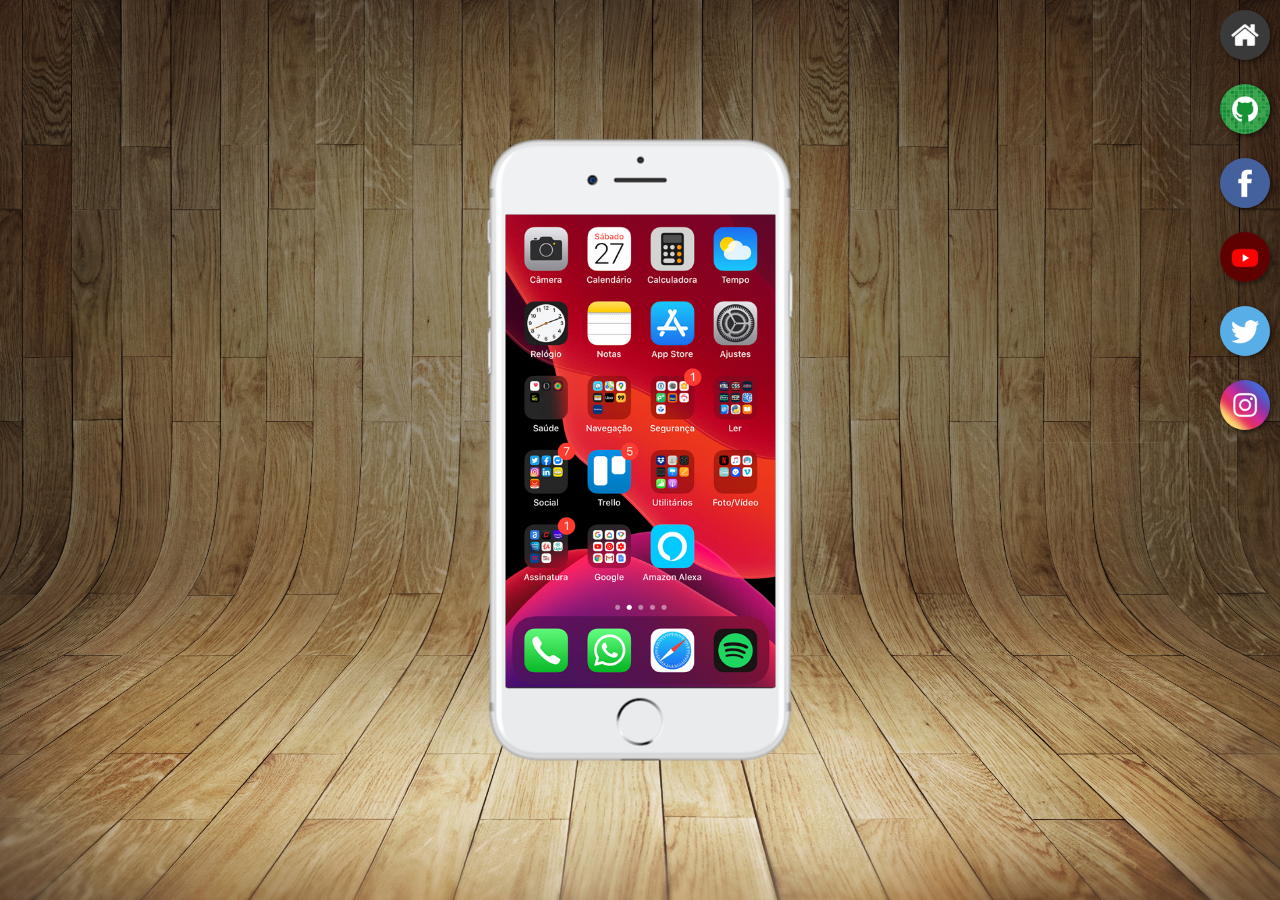
<file: index.html>
<!DOCTYPE html>
<html lang="pt-br">
<head>
    <meta charset="UTF-8">
    <meta http-equiv="X-UA-Compatible" content="IE=edge">
    <meta name="viewport" content="width=device-width, initial-scale=1.0">
    <title>Projeto Social</title>
    <link rel="shortcut icon" href="imagens/favicon.ico" type="image/x-icon">
    <link rel="stylesheet" href="css/style.css">
</head>
<body>
    <main>
        <section id="telefone">
            <iframe name="tela" id="tela" src="home.html" frameborder="0"></iframe>
         
        </section>
        <section id="redes-sociais">

            <a href="home.html" target="tela"><img src="imagens/logo-home.jpg" alt=""></a><br>
            <a href="github.html" target="tela"><img src="imagens/logo-github.jpg" alt=""></a><br>
            <a href="facebook.html" target="tela"><img src="imagens/logo-facebook.jpg" alt=""></a><br>
            <a href="youtube.html" target="tela"><img src="imagens/logo-youtube.jpg" alt=""></a><br>
            <a href="twiter.html" target="tela"><img src="imagens/logo-twitter.jpg" alt=""></a><br>
            <a href="instagram.html" target="tela"><img src="imagens/logo-instagram.jpg" alt=""></a><br>

        </section>
    </main>
</body>
</html>
</file>
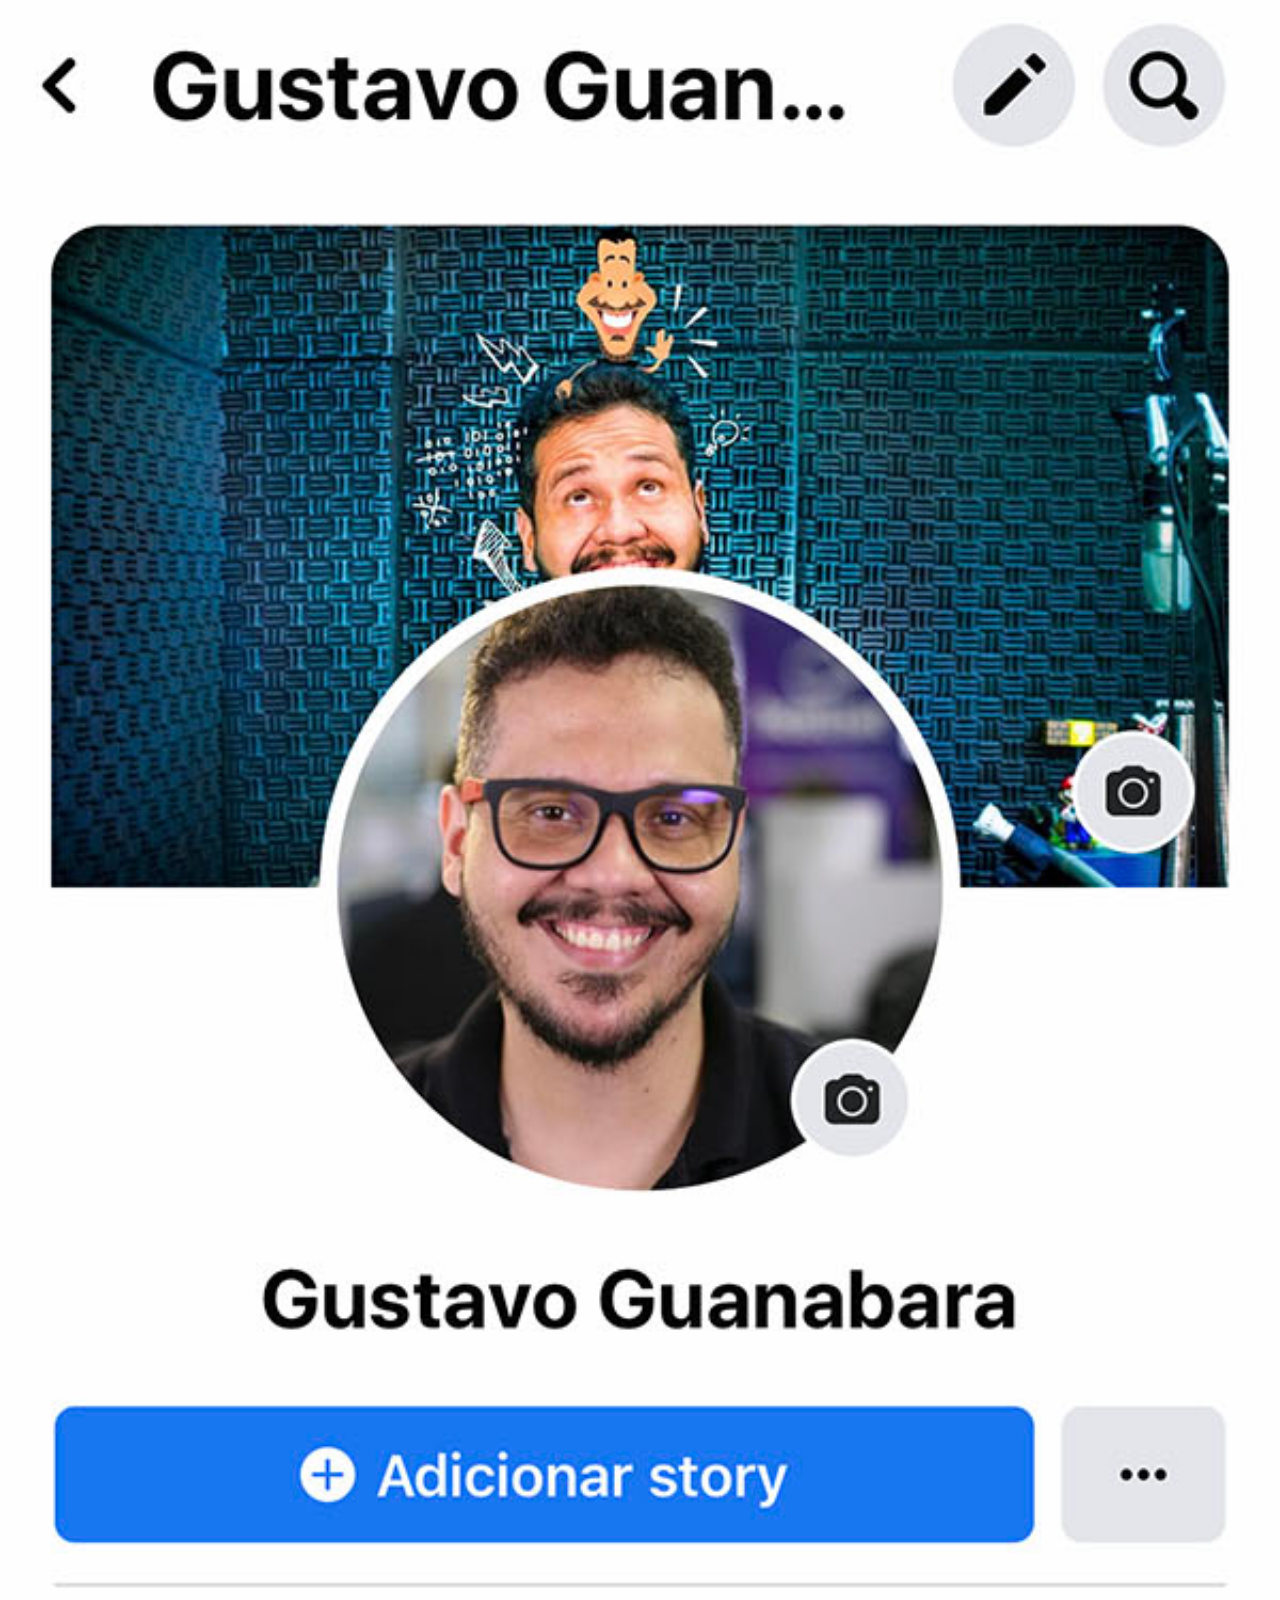
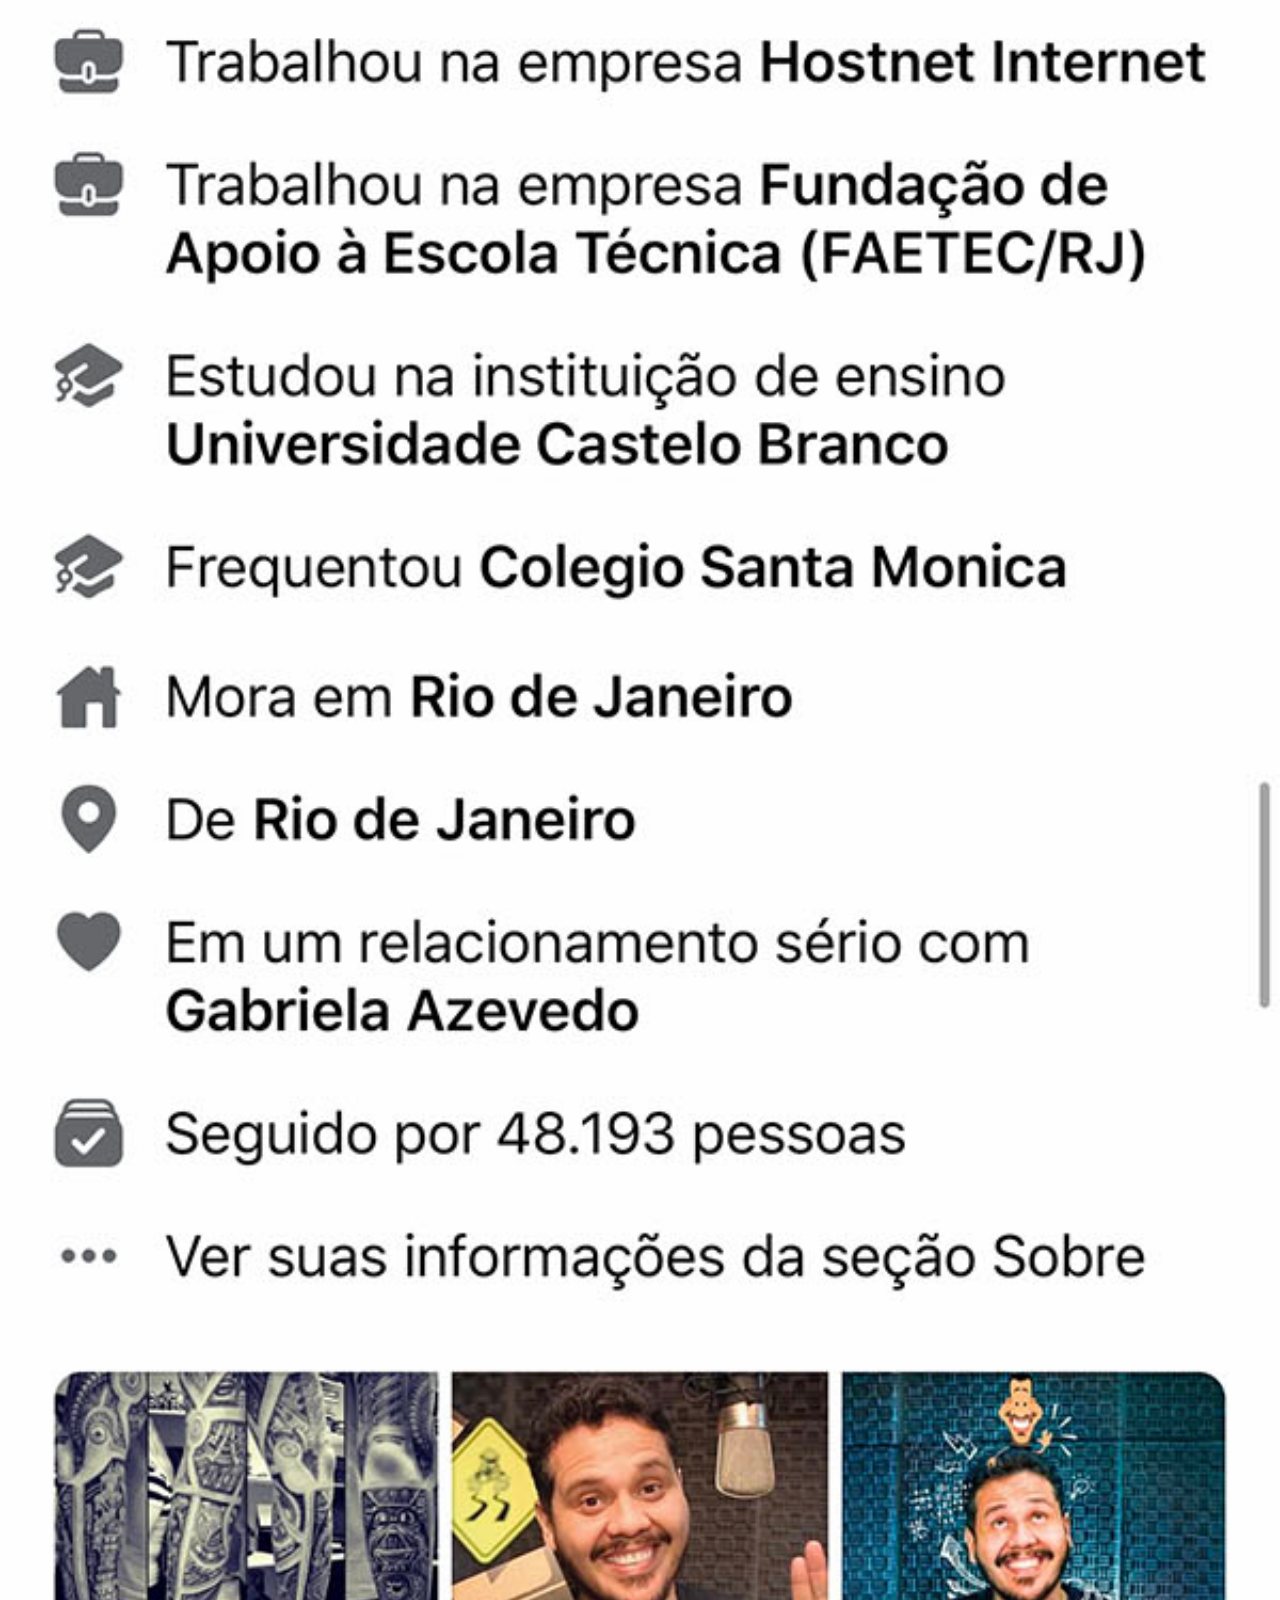
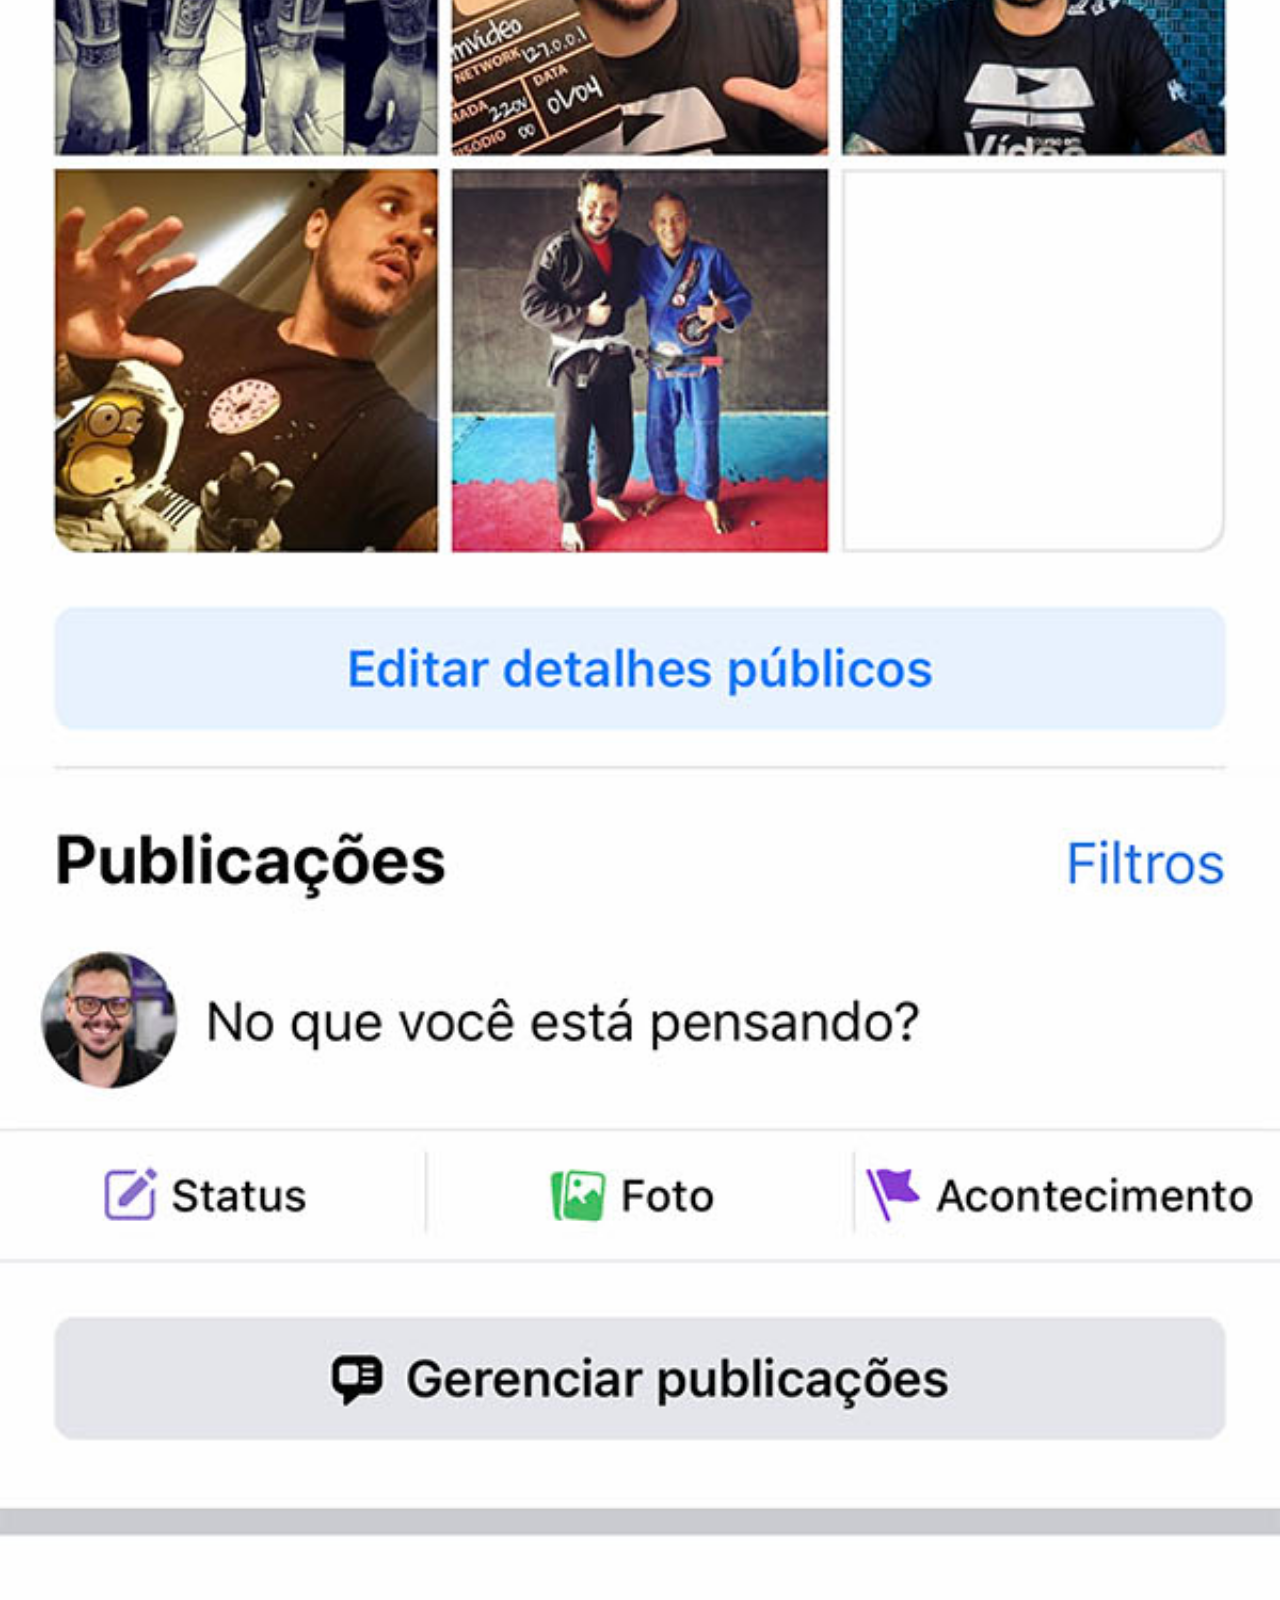
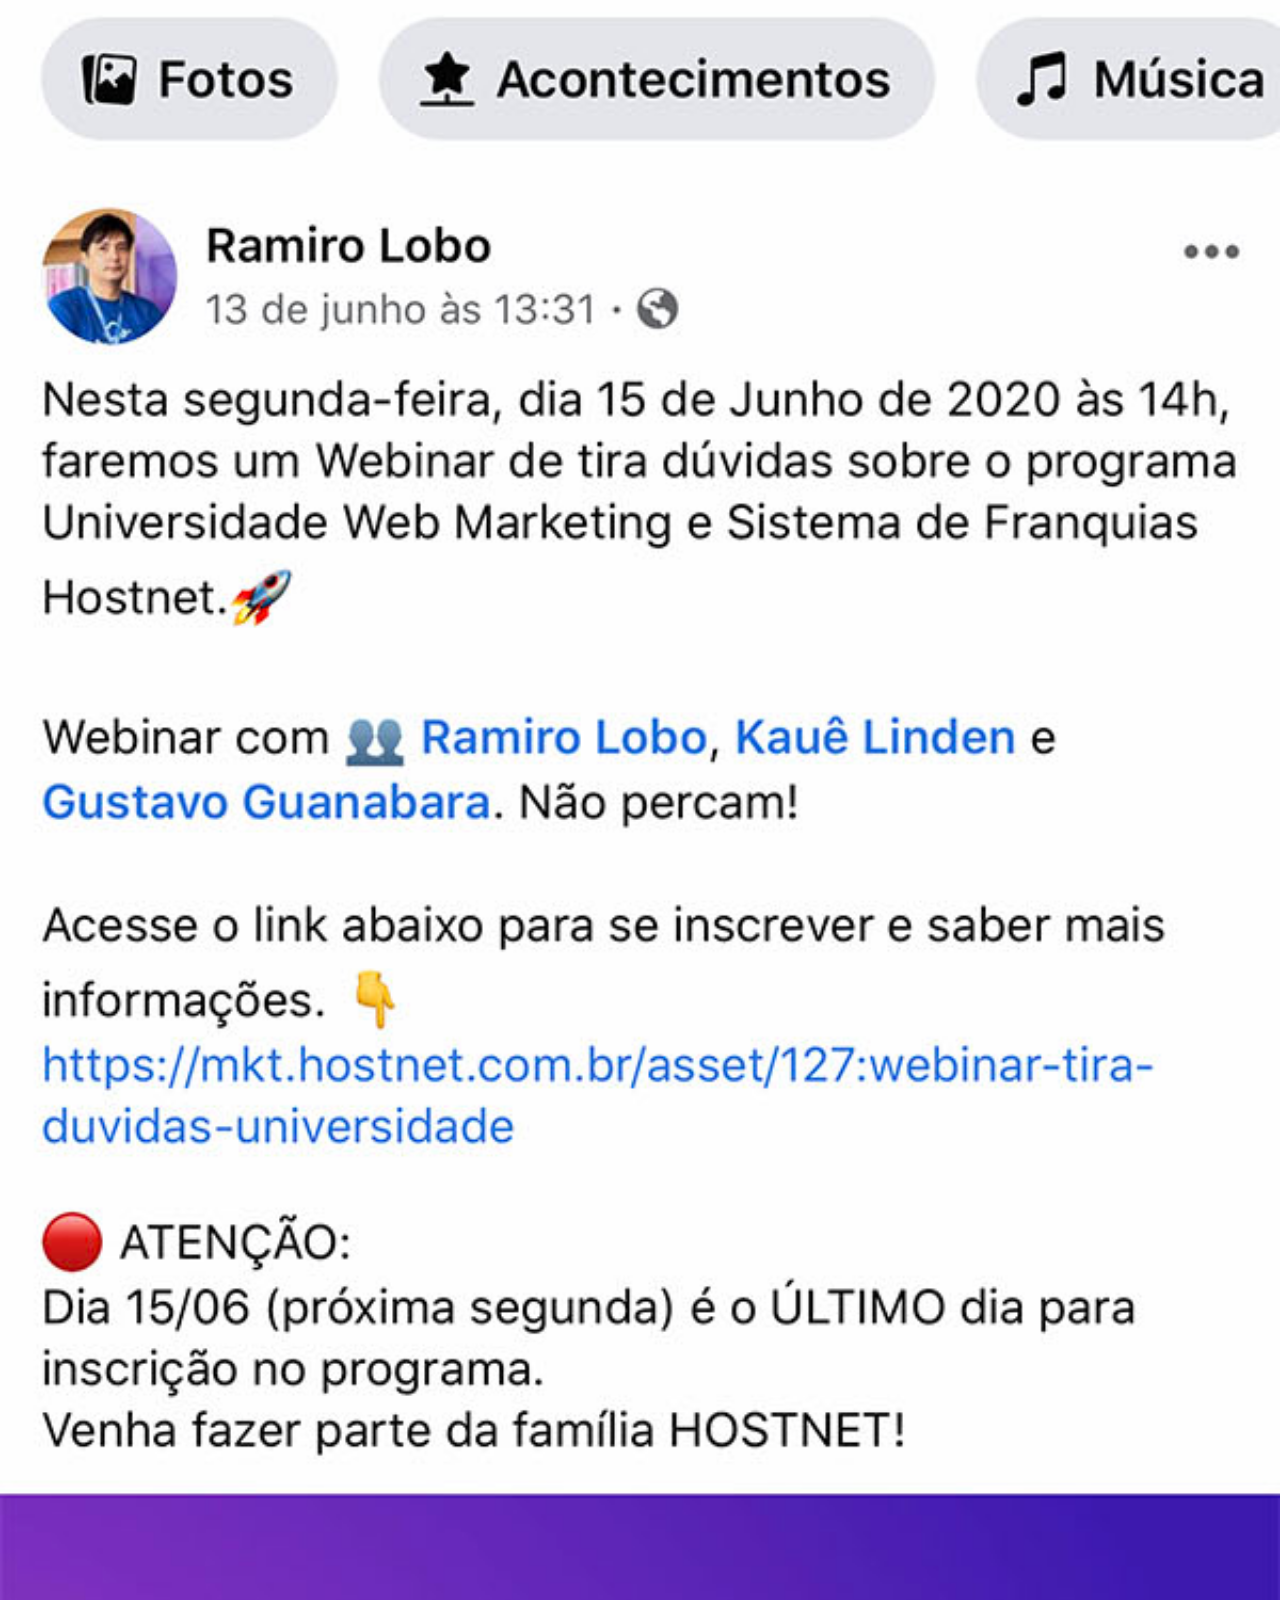
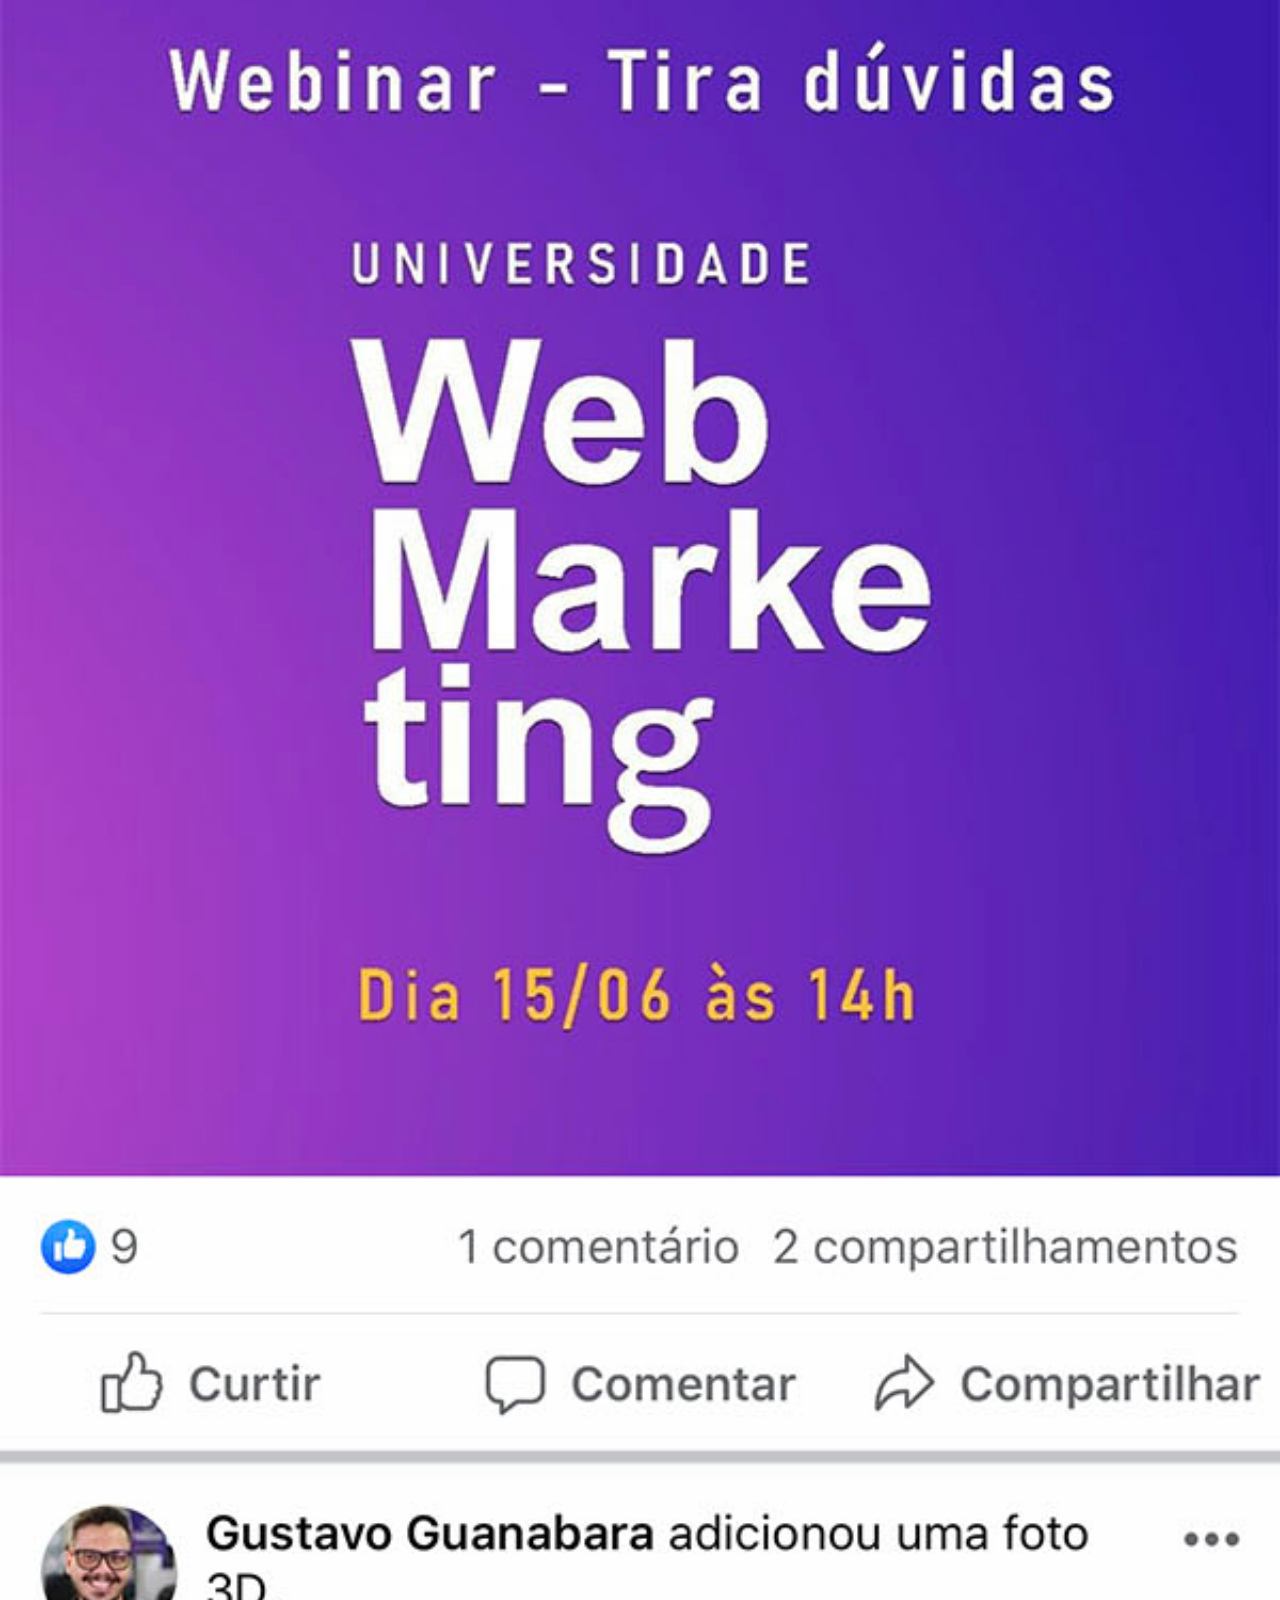
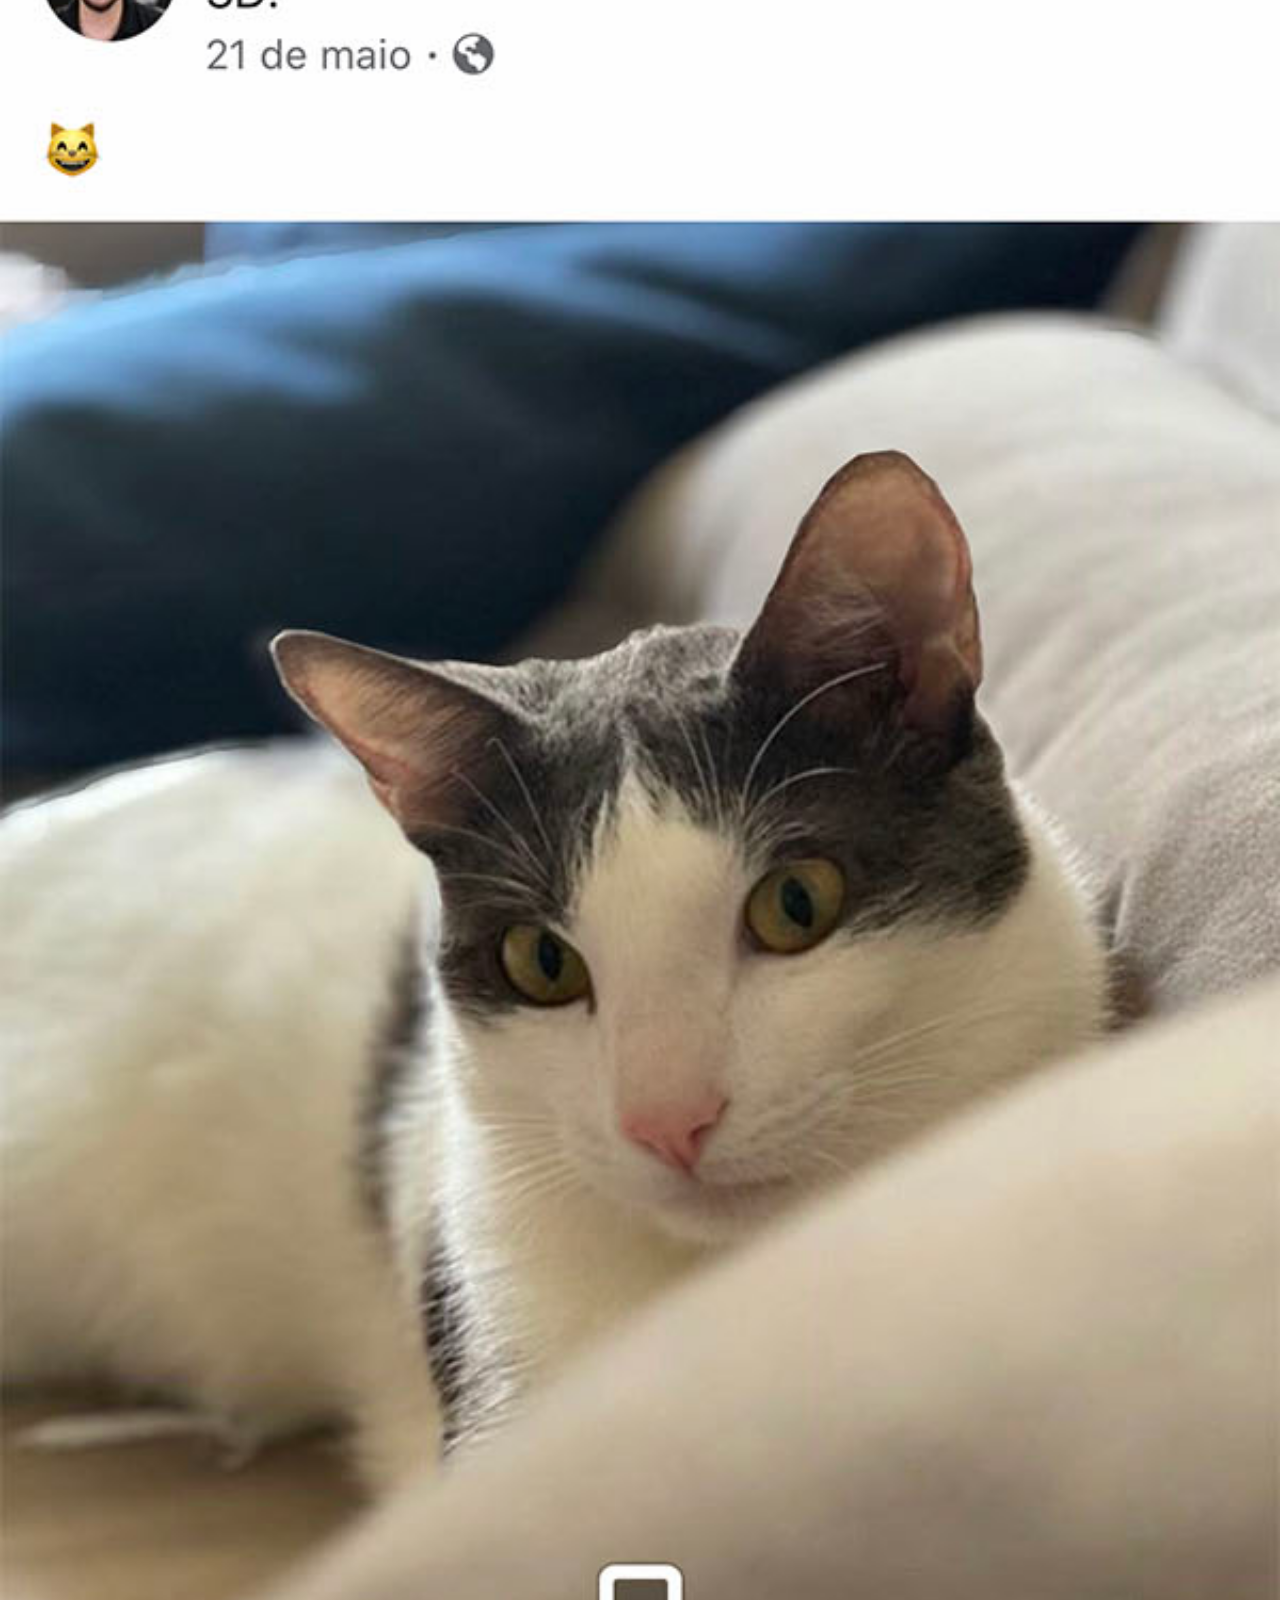
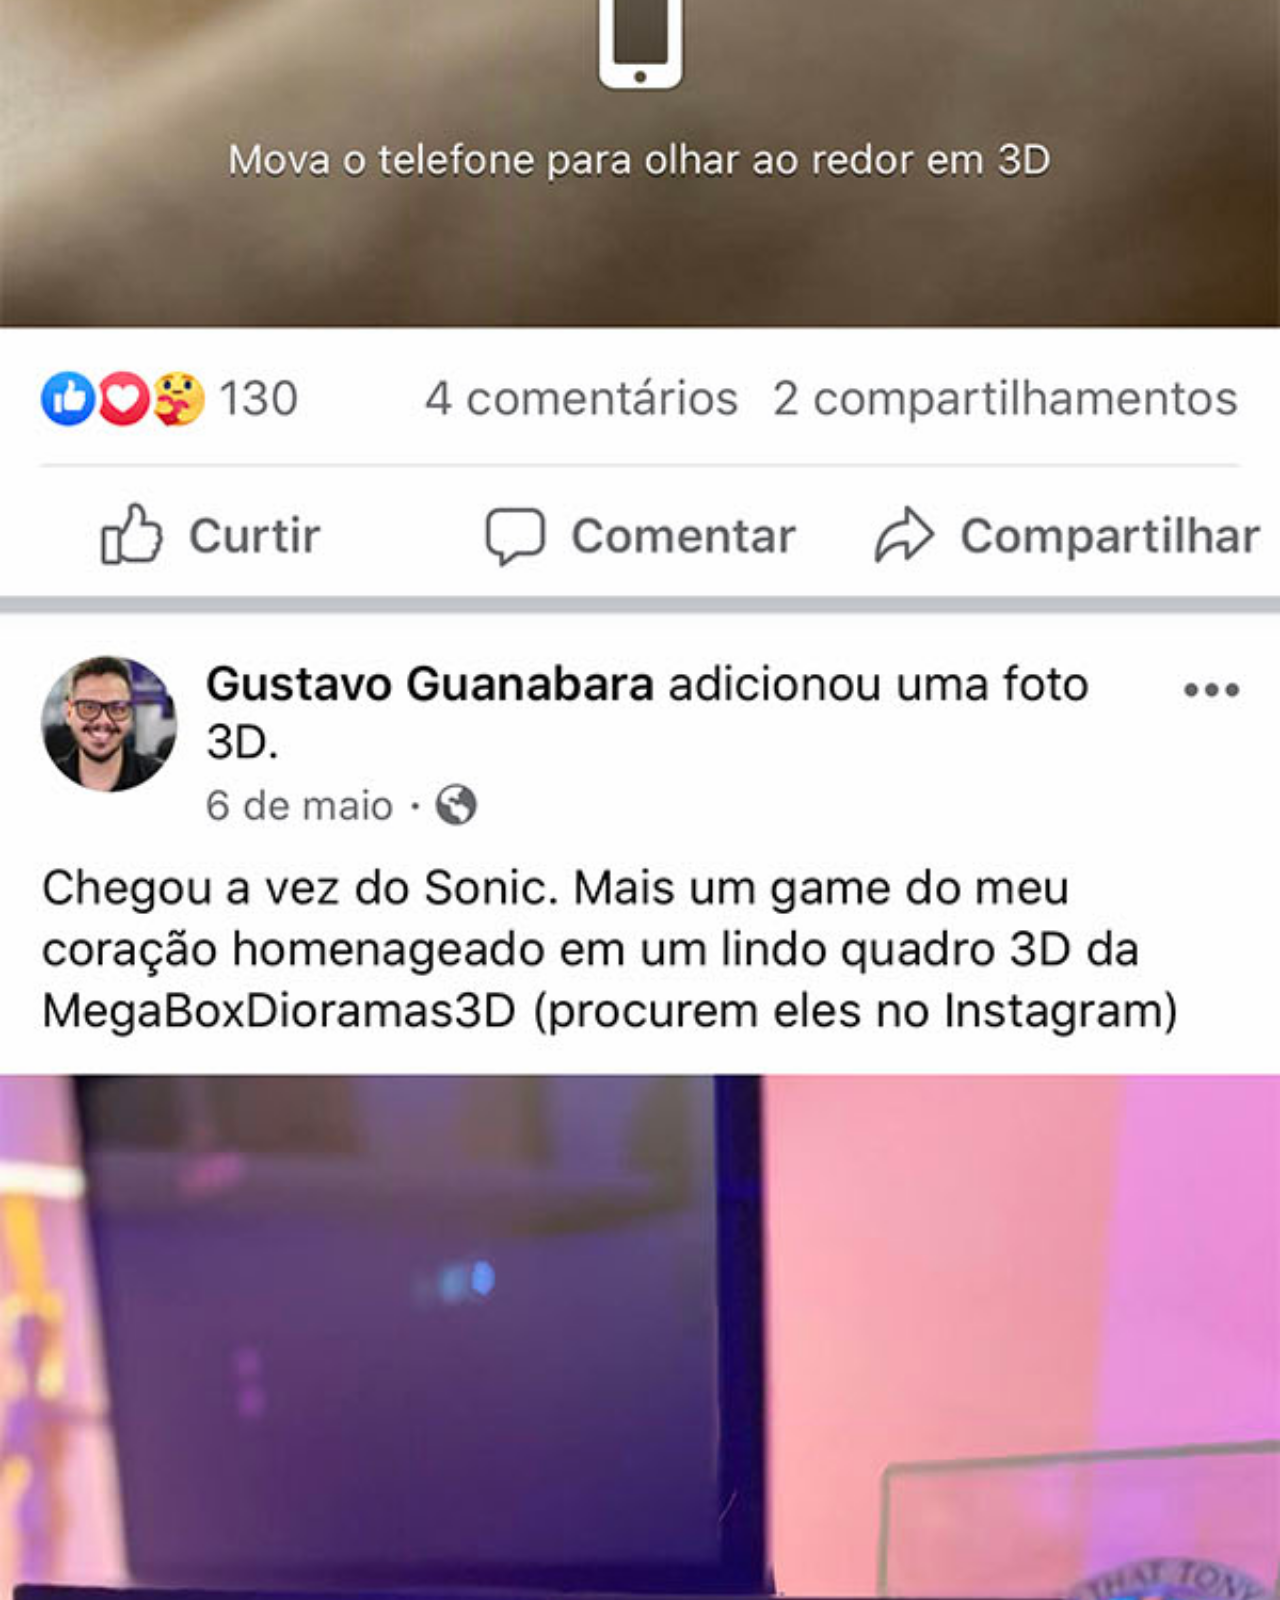
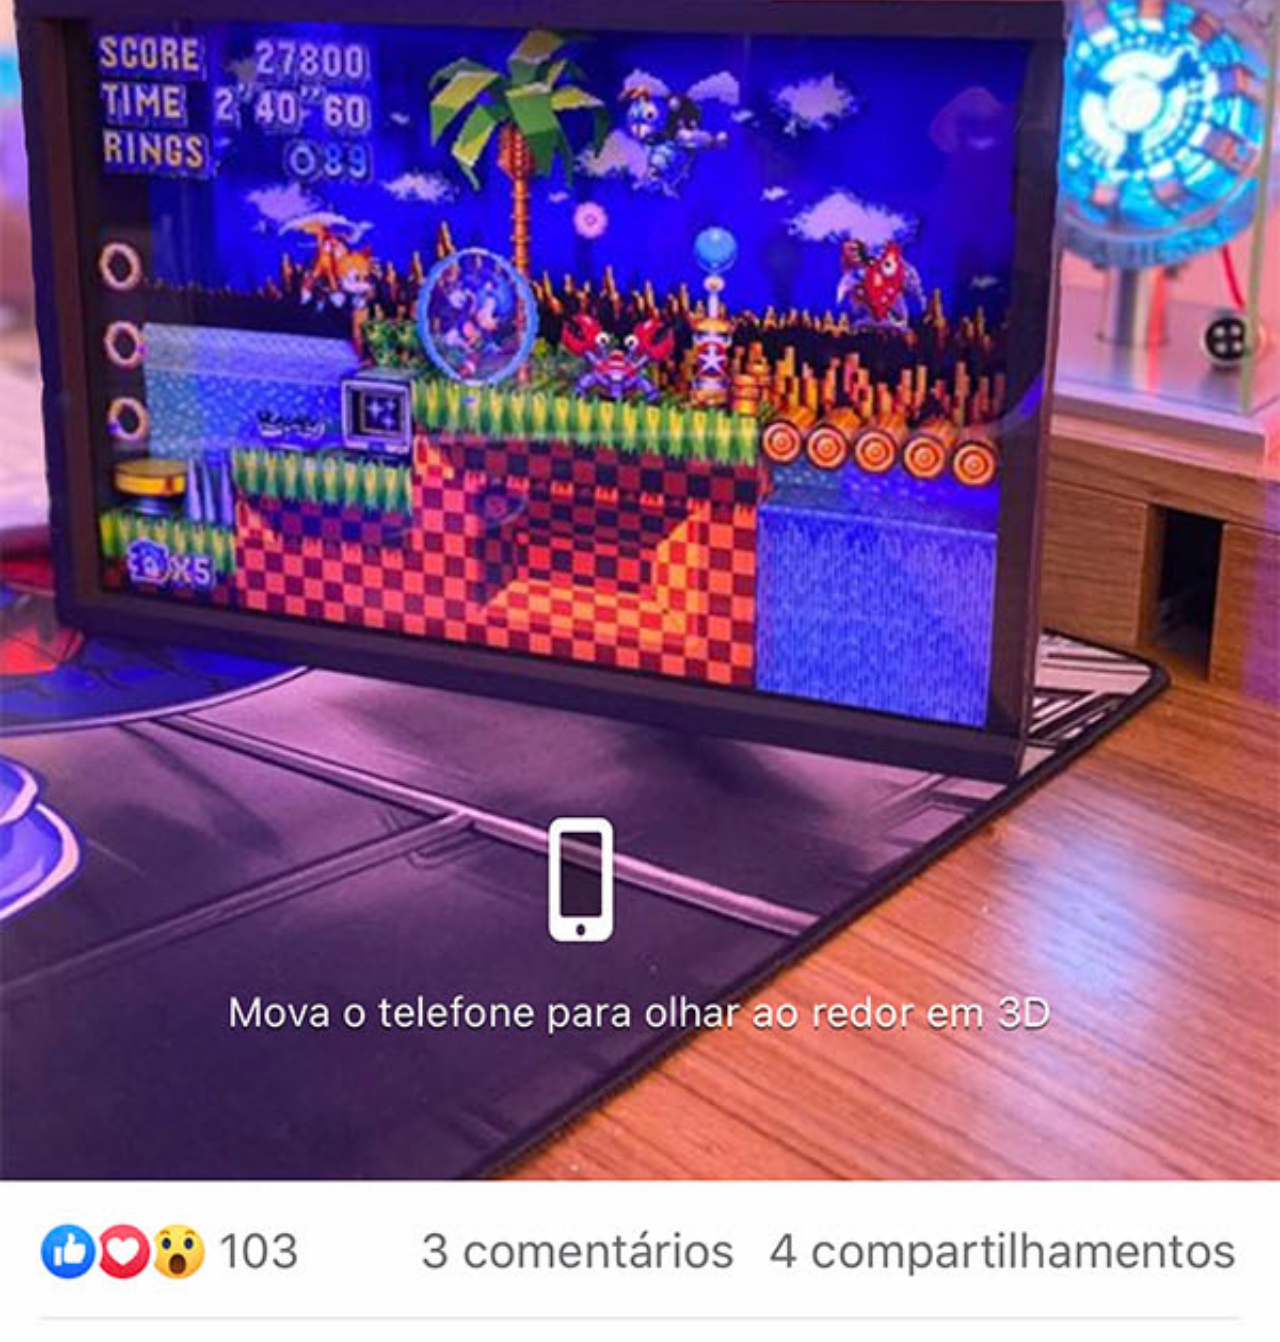
<file: facebook.html>
<!DOCTYPE html>
<html lang="pt-br">
<head>
    <meta charset="UTF-8">
    <meta http-equiv="X-UA-Compatible" content="IE=edge">
    <meta name="viewport" content="width=device-width, initial-scale=1.0">
    <title>facebook</title>
    <style>
        *{
            margin: 0px;
            padding: 0px;

        }
        ::-webkit-scrollbar{
            width: 0px;
            height: 0px;
        }
        img{
            width: 100vw;

        }
    </style>
</head>
<body>
    <img src="imagens/tela-facebook.jpg" alt="">
</body>
</html>
</file>
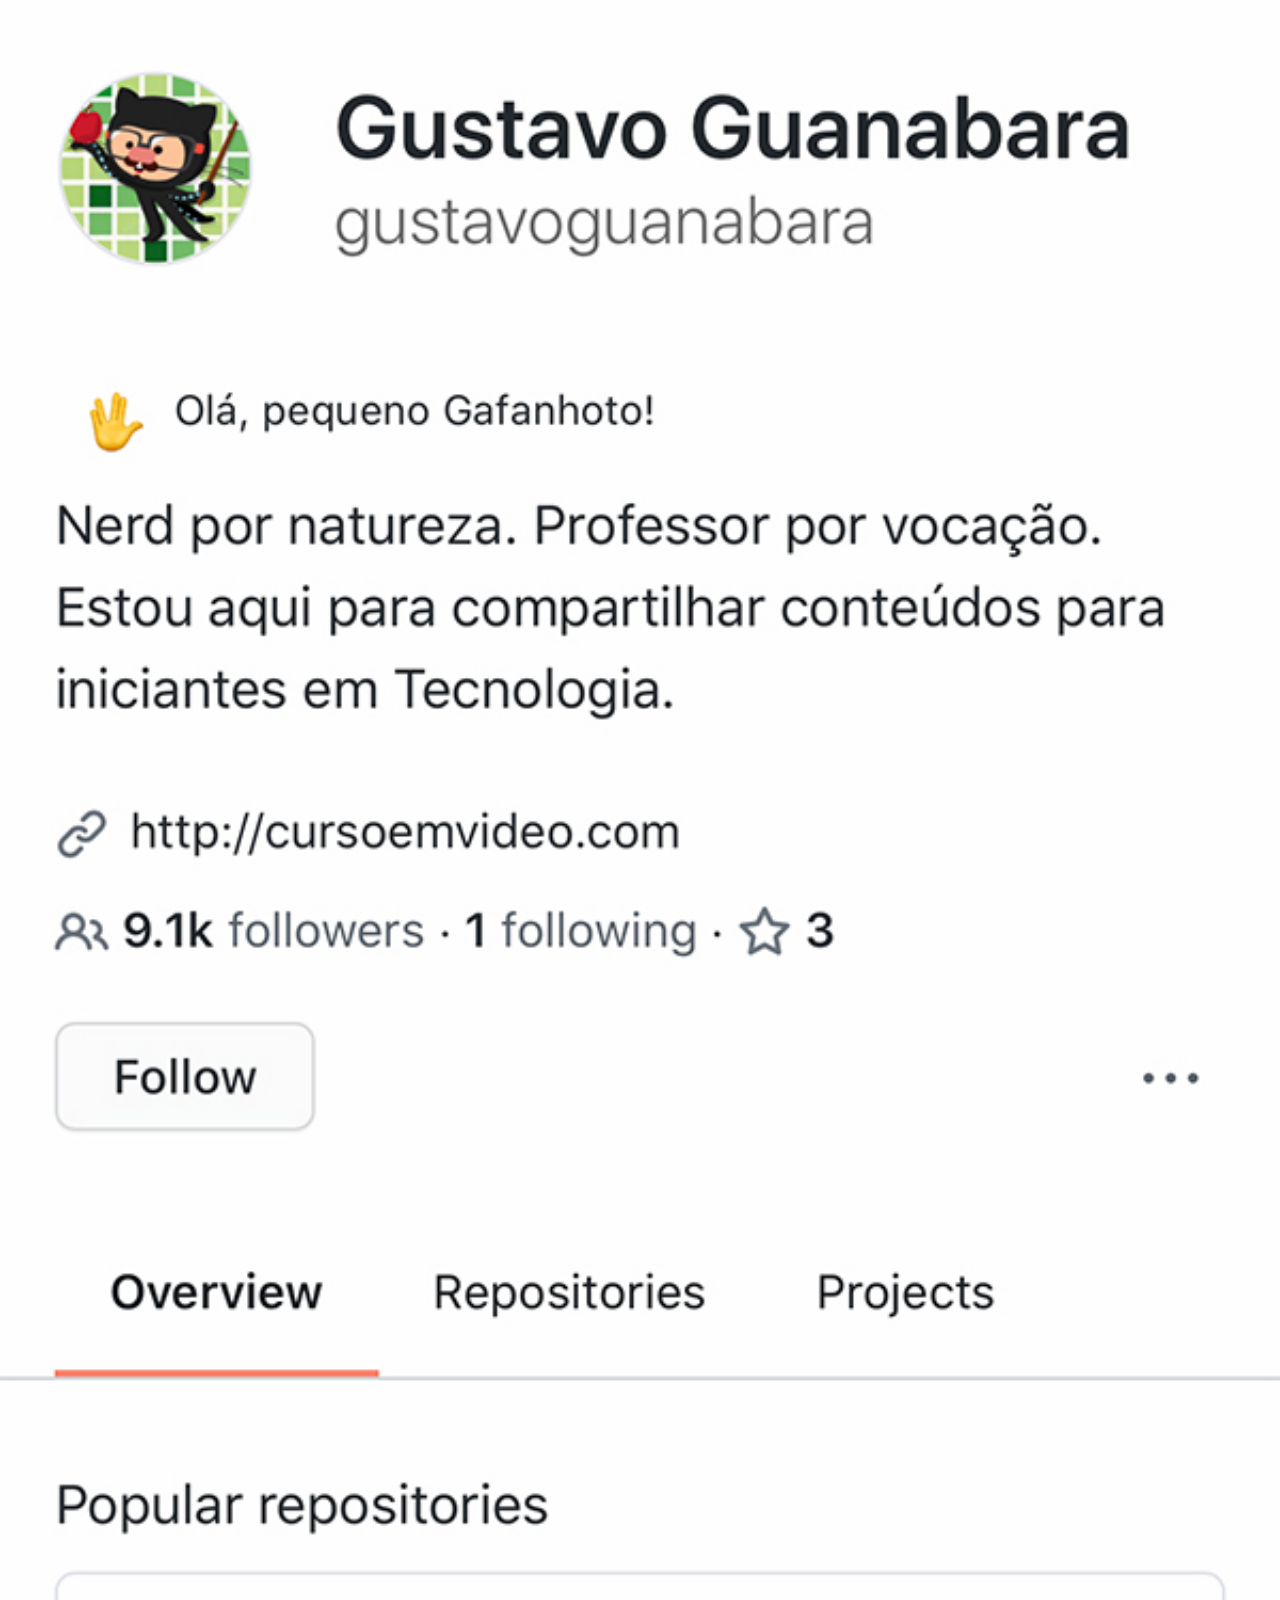
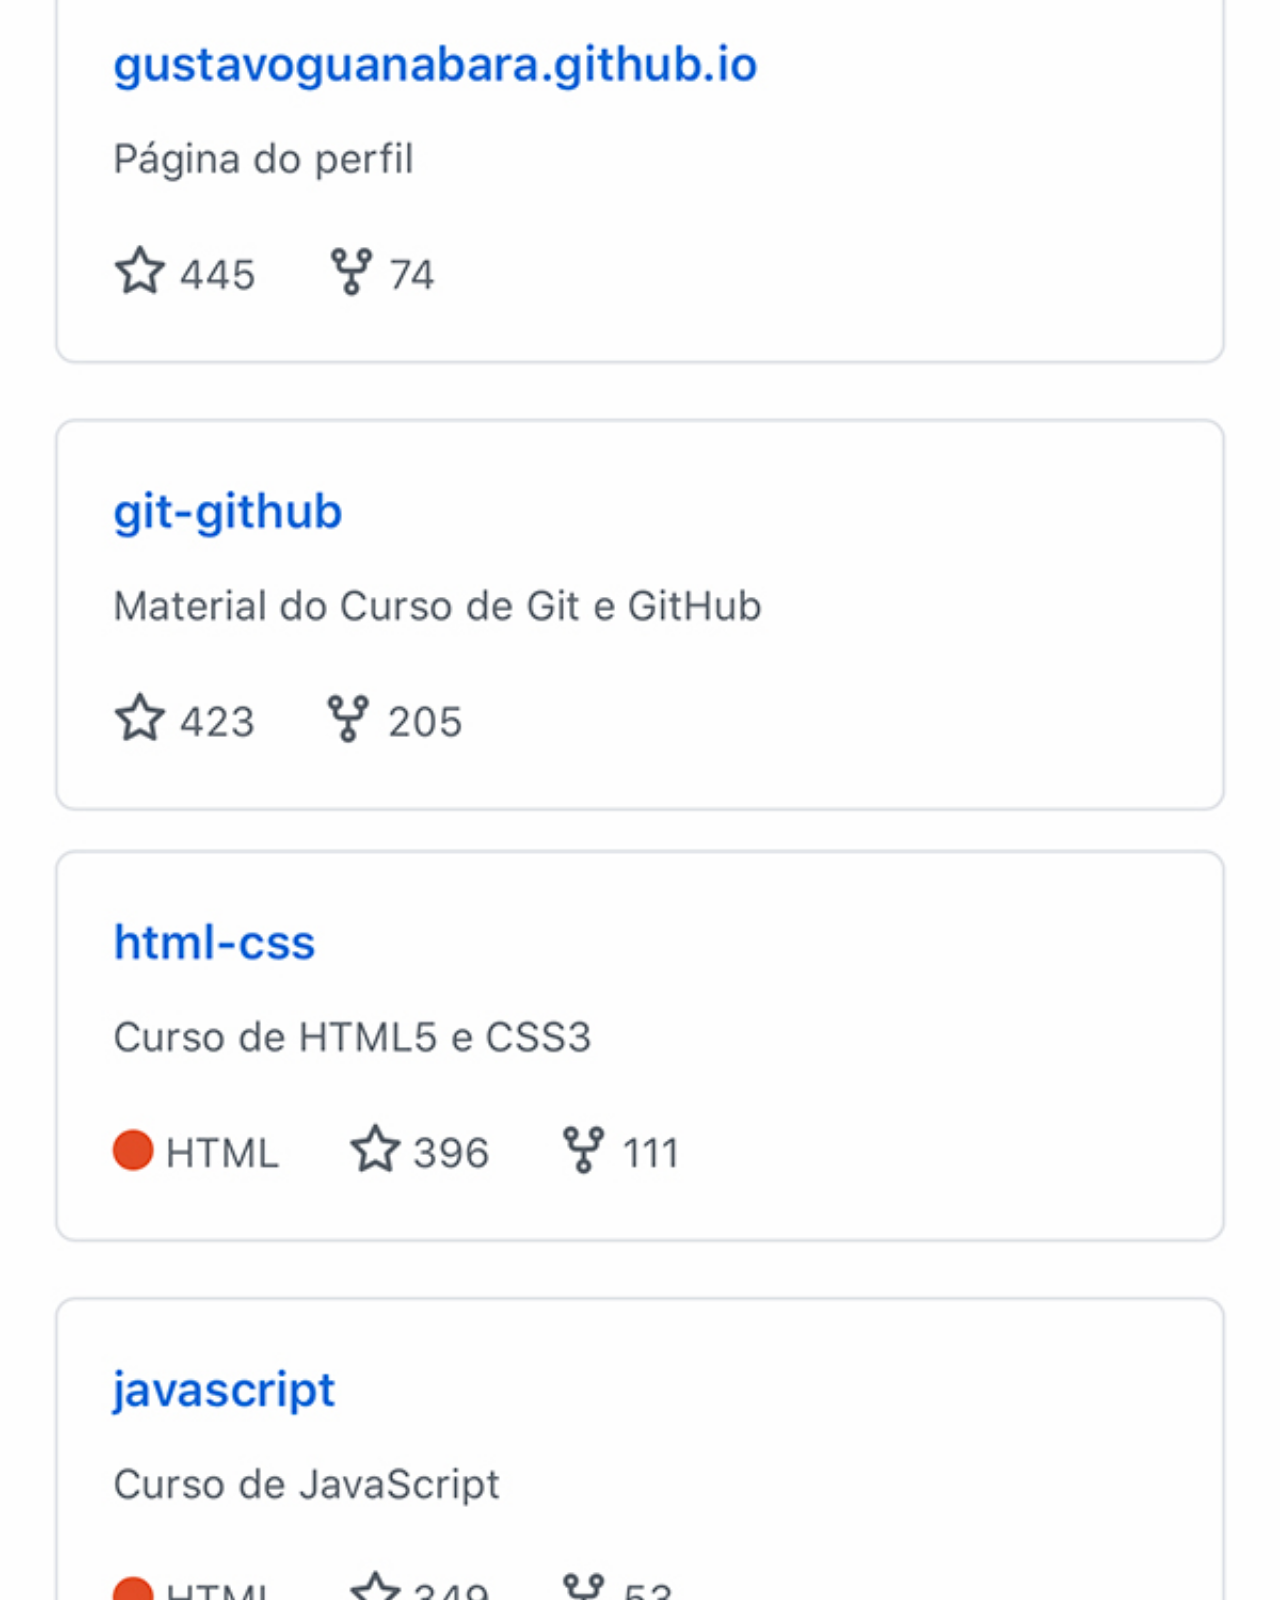
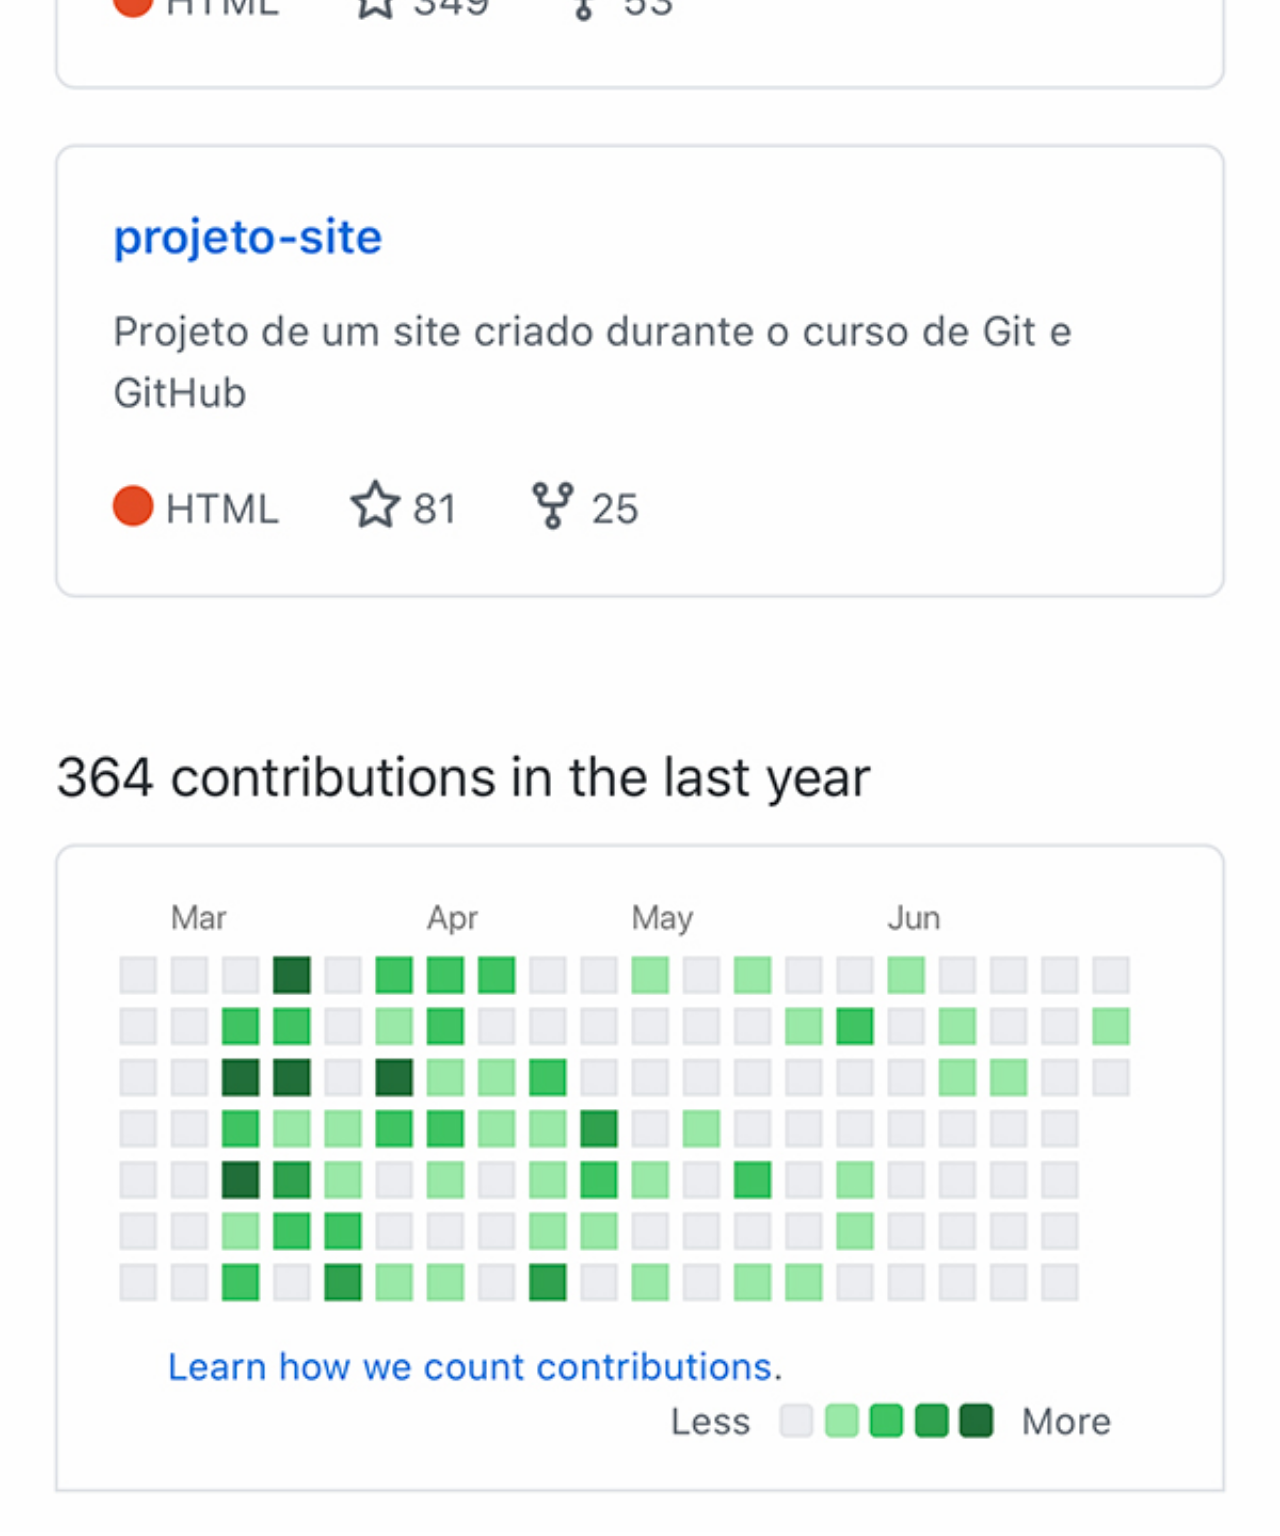
<file: github.html>
<!DOCTYPE html>
<html lang="pt-br">
<head>
    <meta charset="UTF-8">
    <meta http-equiv="X-UA-Compatible" content="IE=edge">
    <meta name="viewport" content="width=device-width, initial-scale=1.0">
    <title>github</title>
    <style>
        *{
            margin: 0px;
            padding: 0px;

        }
        ::-webkit-scrollbar{
            width: 0px;
            height: 0px;
        }
        img{
            width: 100vw;

        }
    </style>
</head>
<body>
    <img src="imagens/tela-github.jpg" alt="">
</body>
</html>
</file>
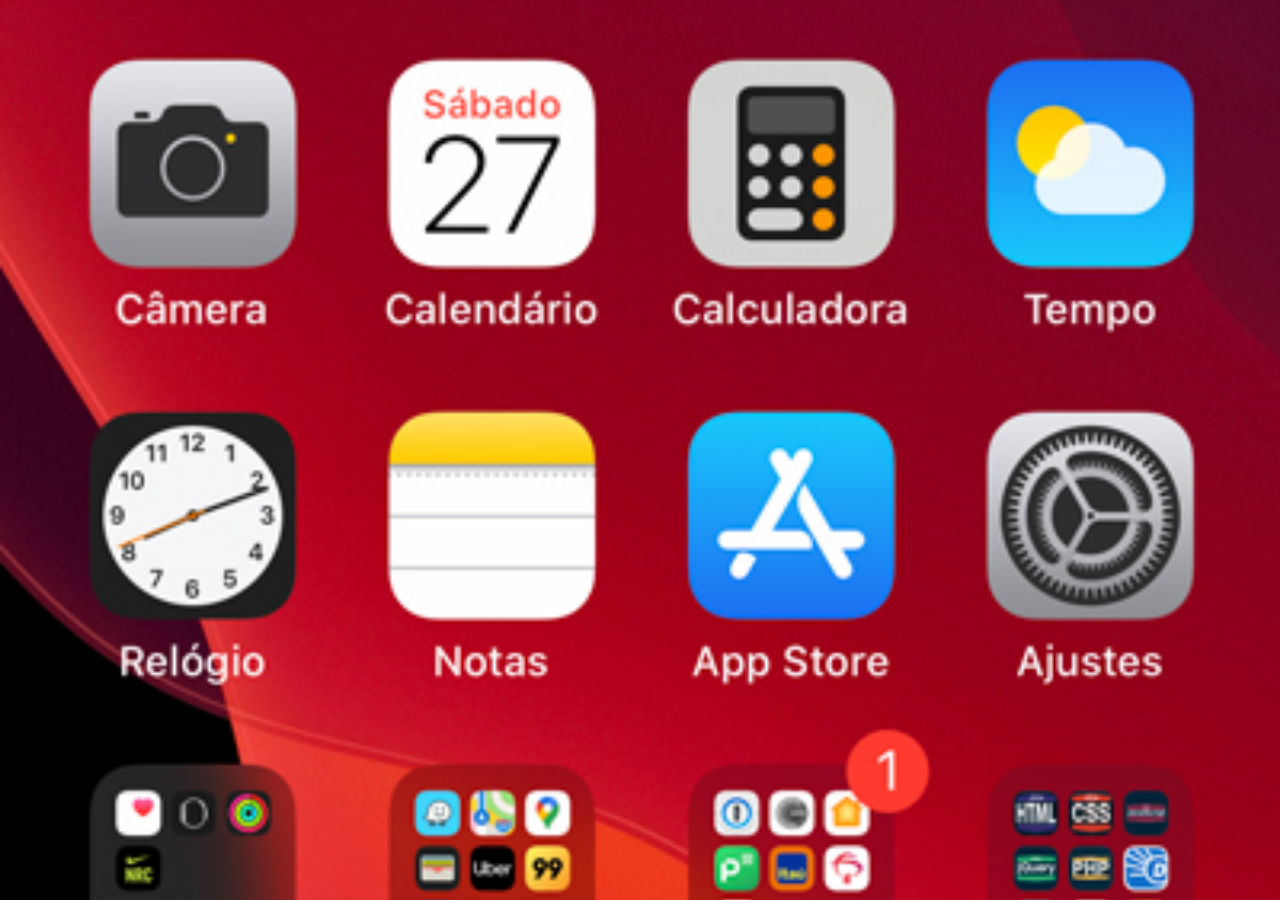
<file: home.html>
<!DOCTYPE html>
<html lang="pt-br">
<head>
    <meta charset="UTF-8">
    <meta http-equiv="X-UA-Compatible" content="IE=edge">
    <meta name="viewport" content="width=device-width, initial-scale=1.0">
    <title>Home</title>
    <style>
        *{
            margin: 0px;
            padding: 0px;
        }
        body{
            width: 100vw;
            height: 100vh;
            background: black url('imagens/tela-home.jpg') no-repeat top center;
            background-size: cover;
        }
    </style>
</head>
<body>
    
</body>
</html>
</file>
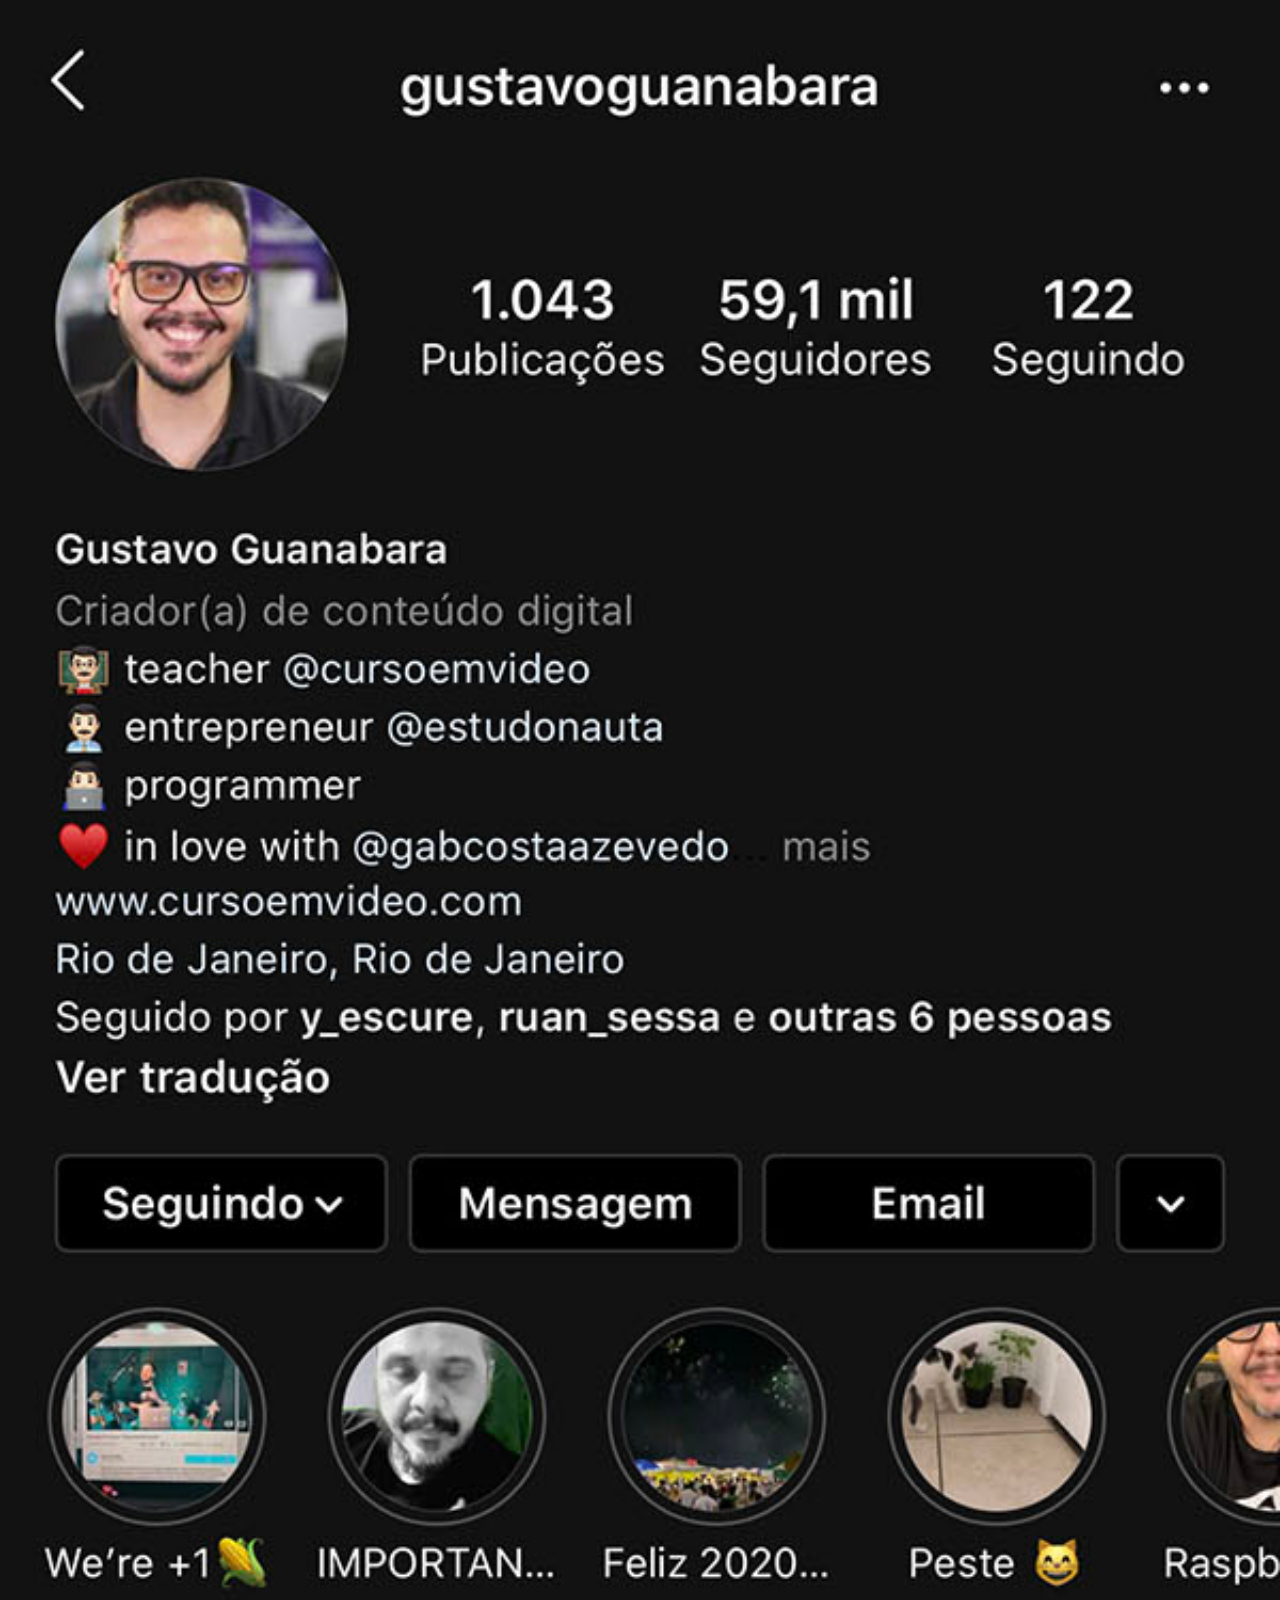
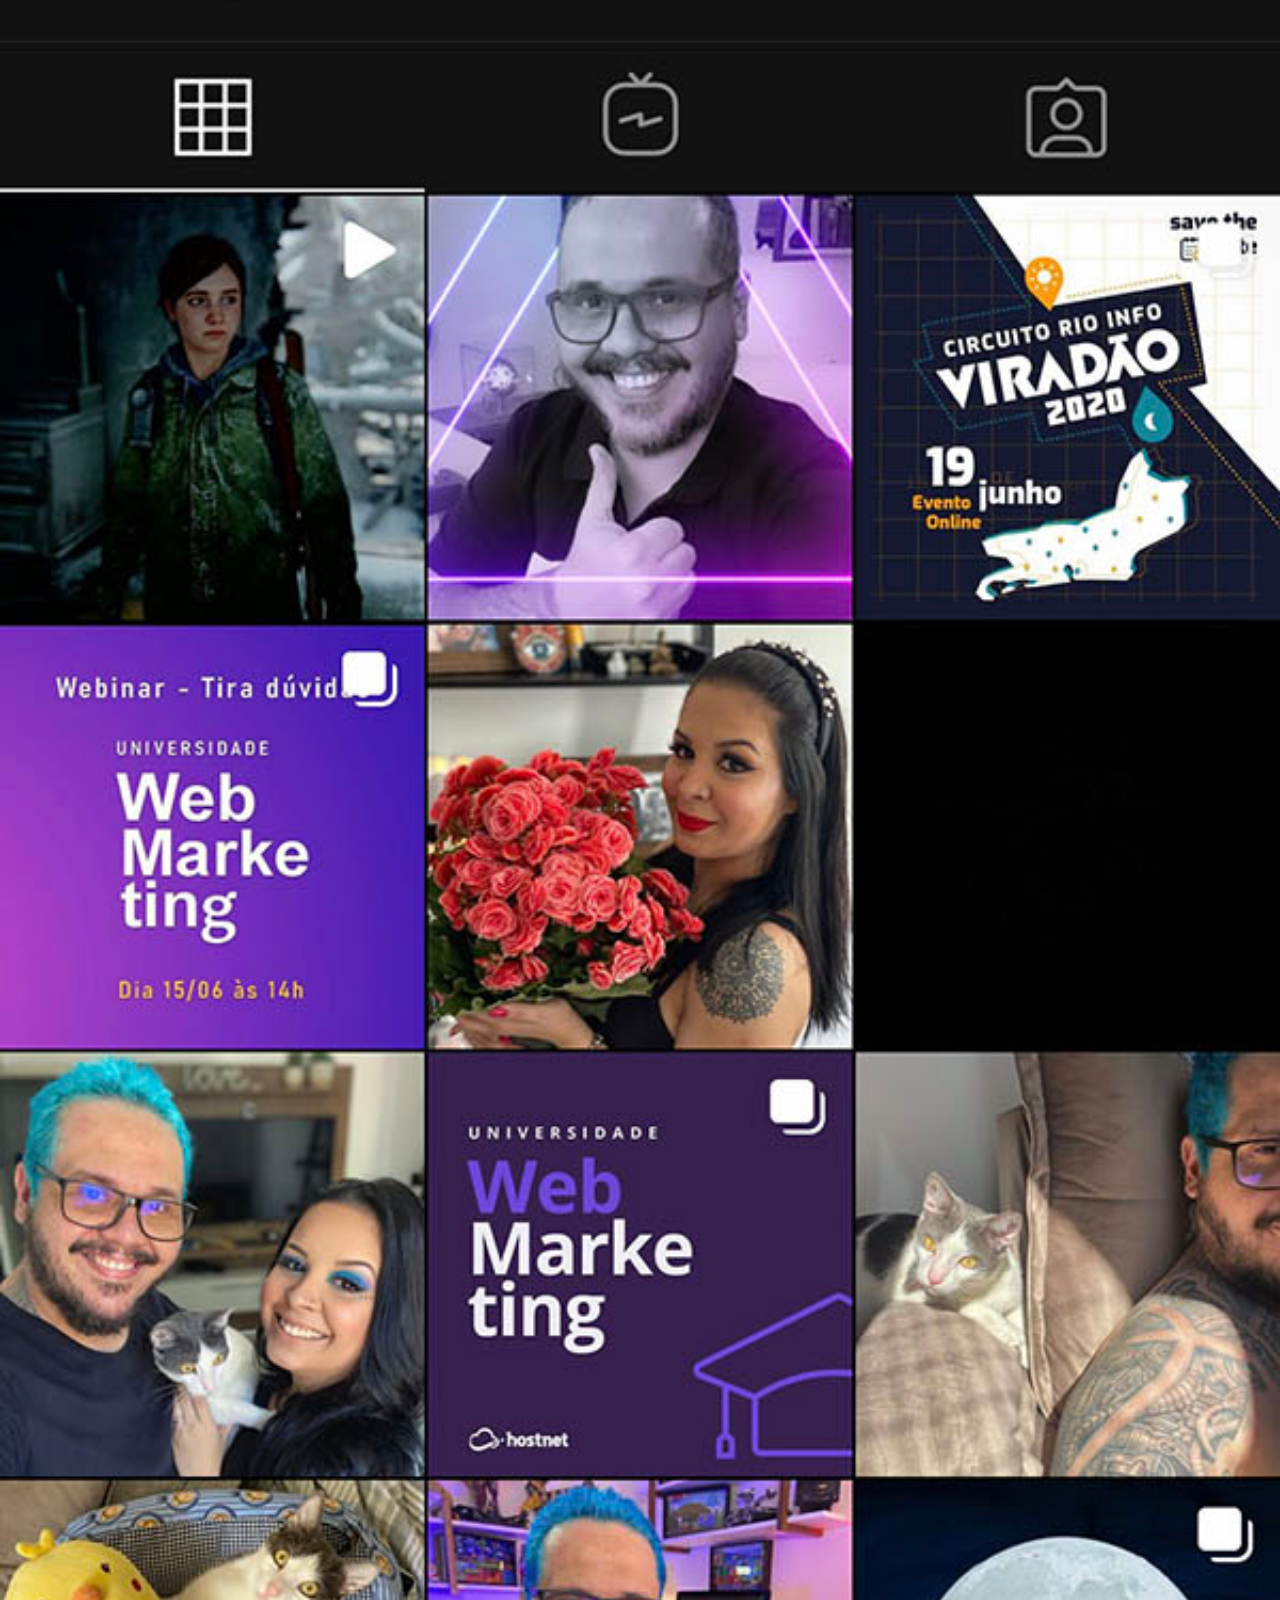
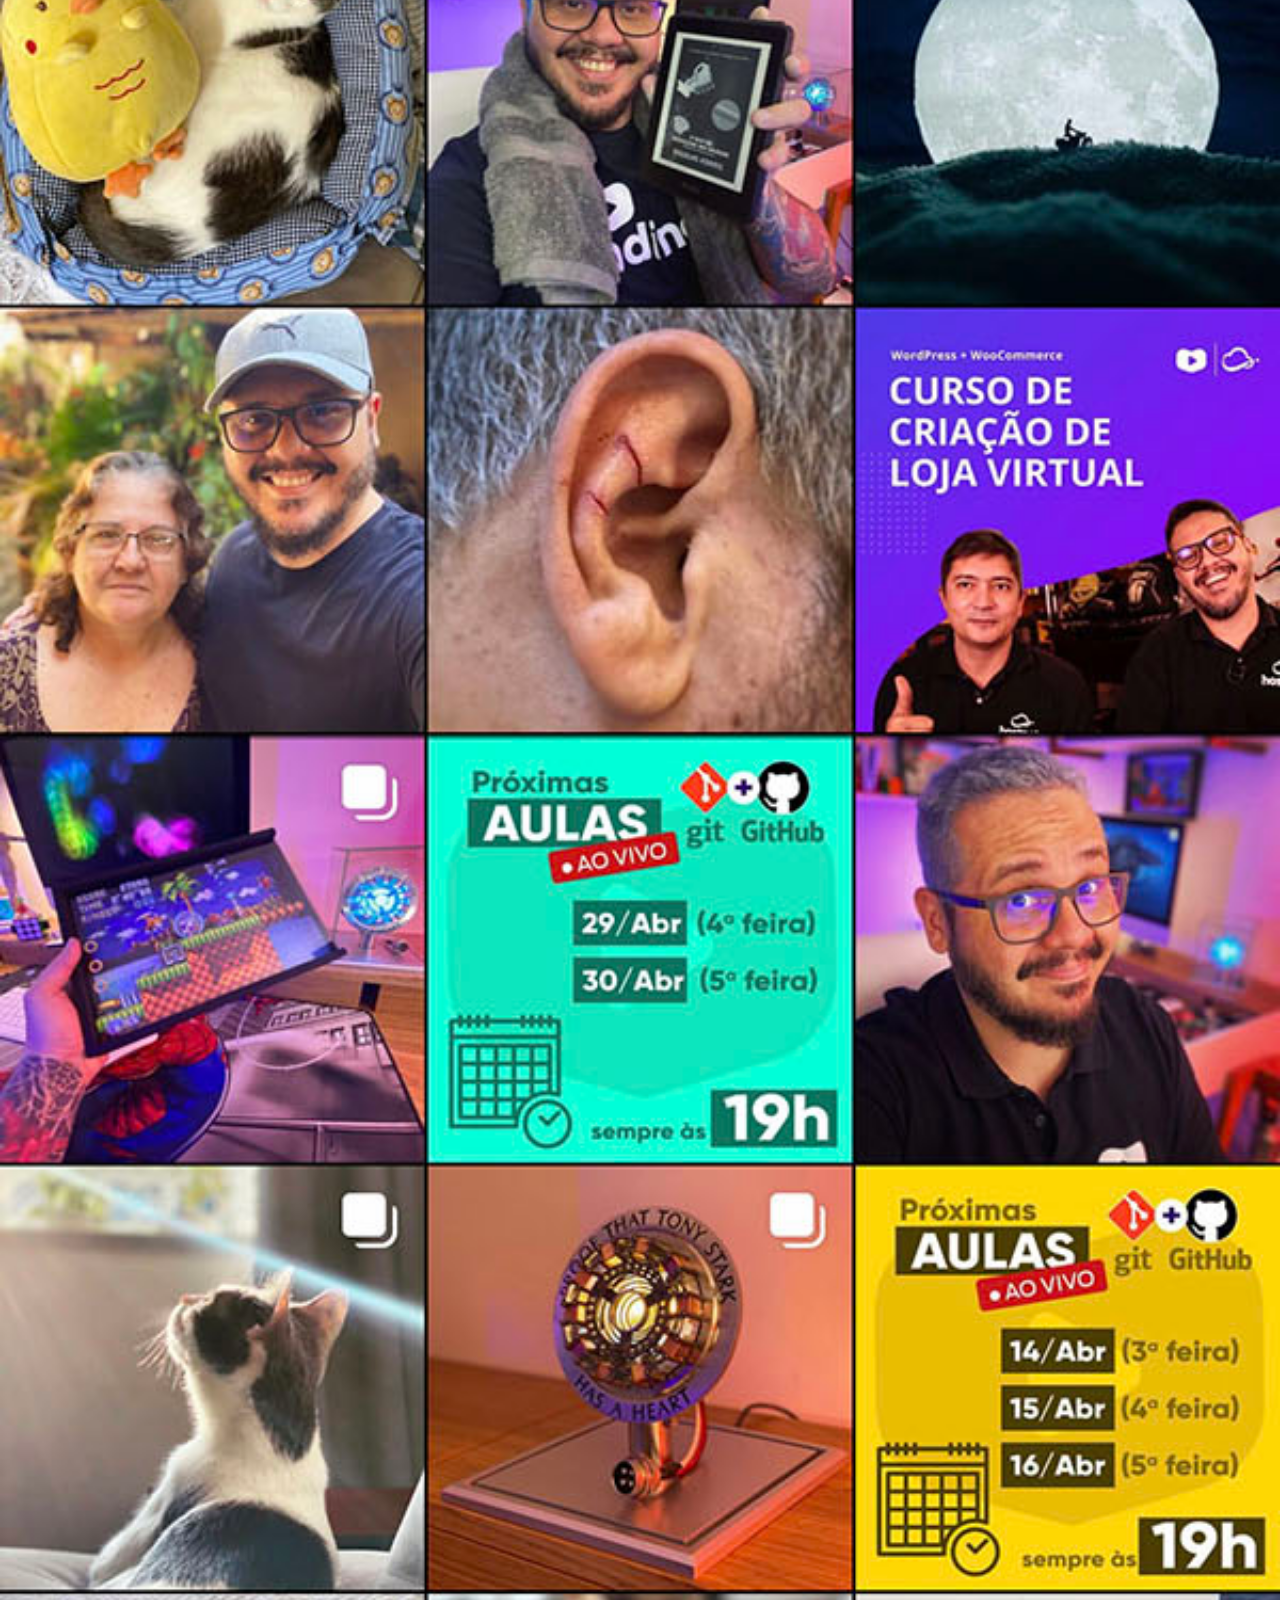
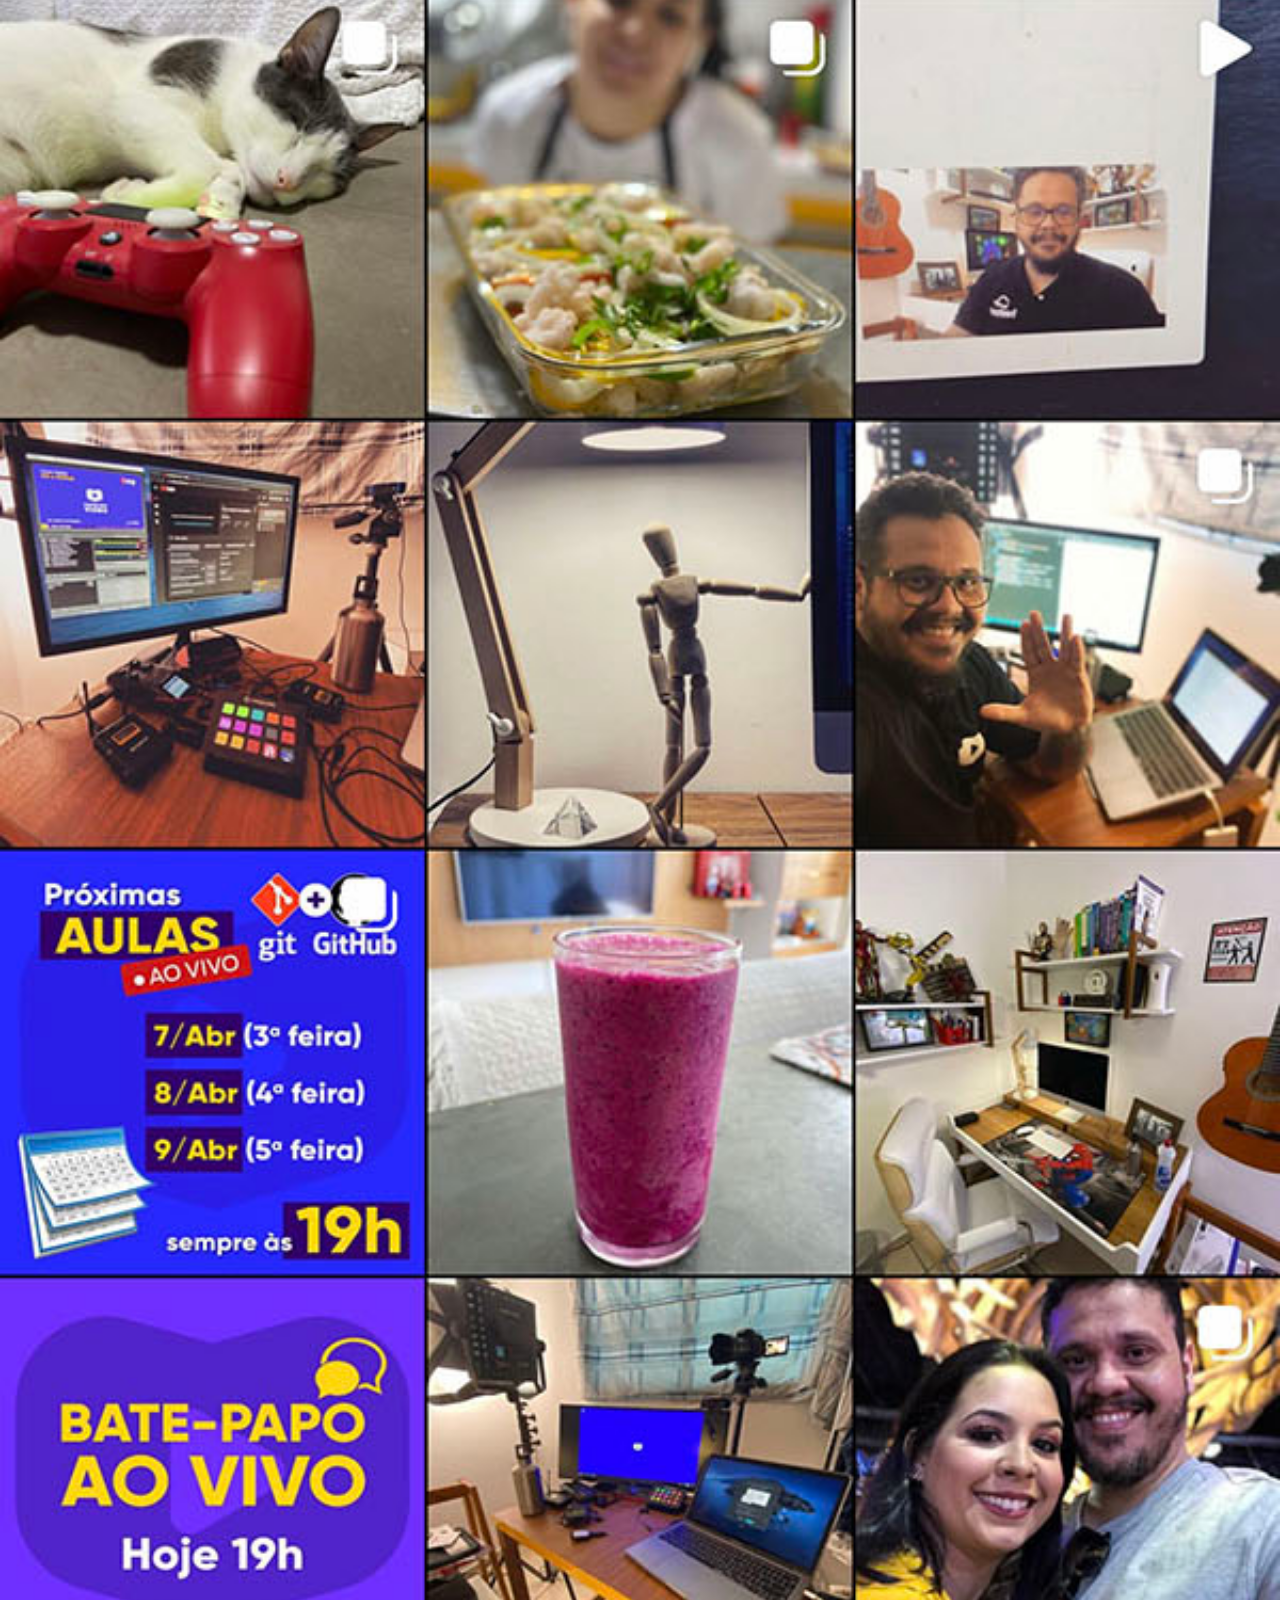
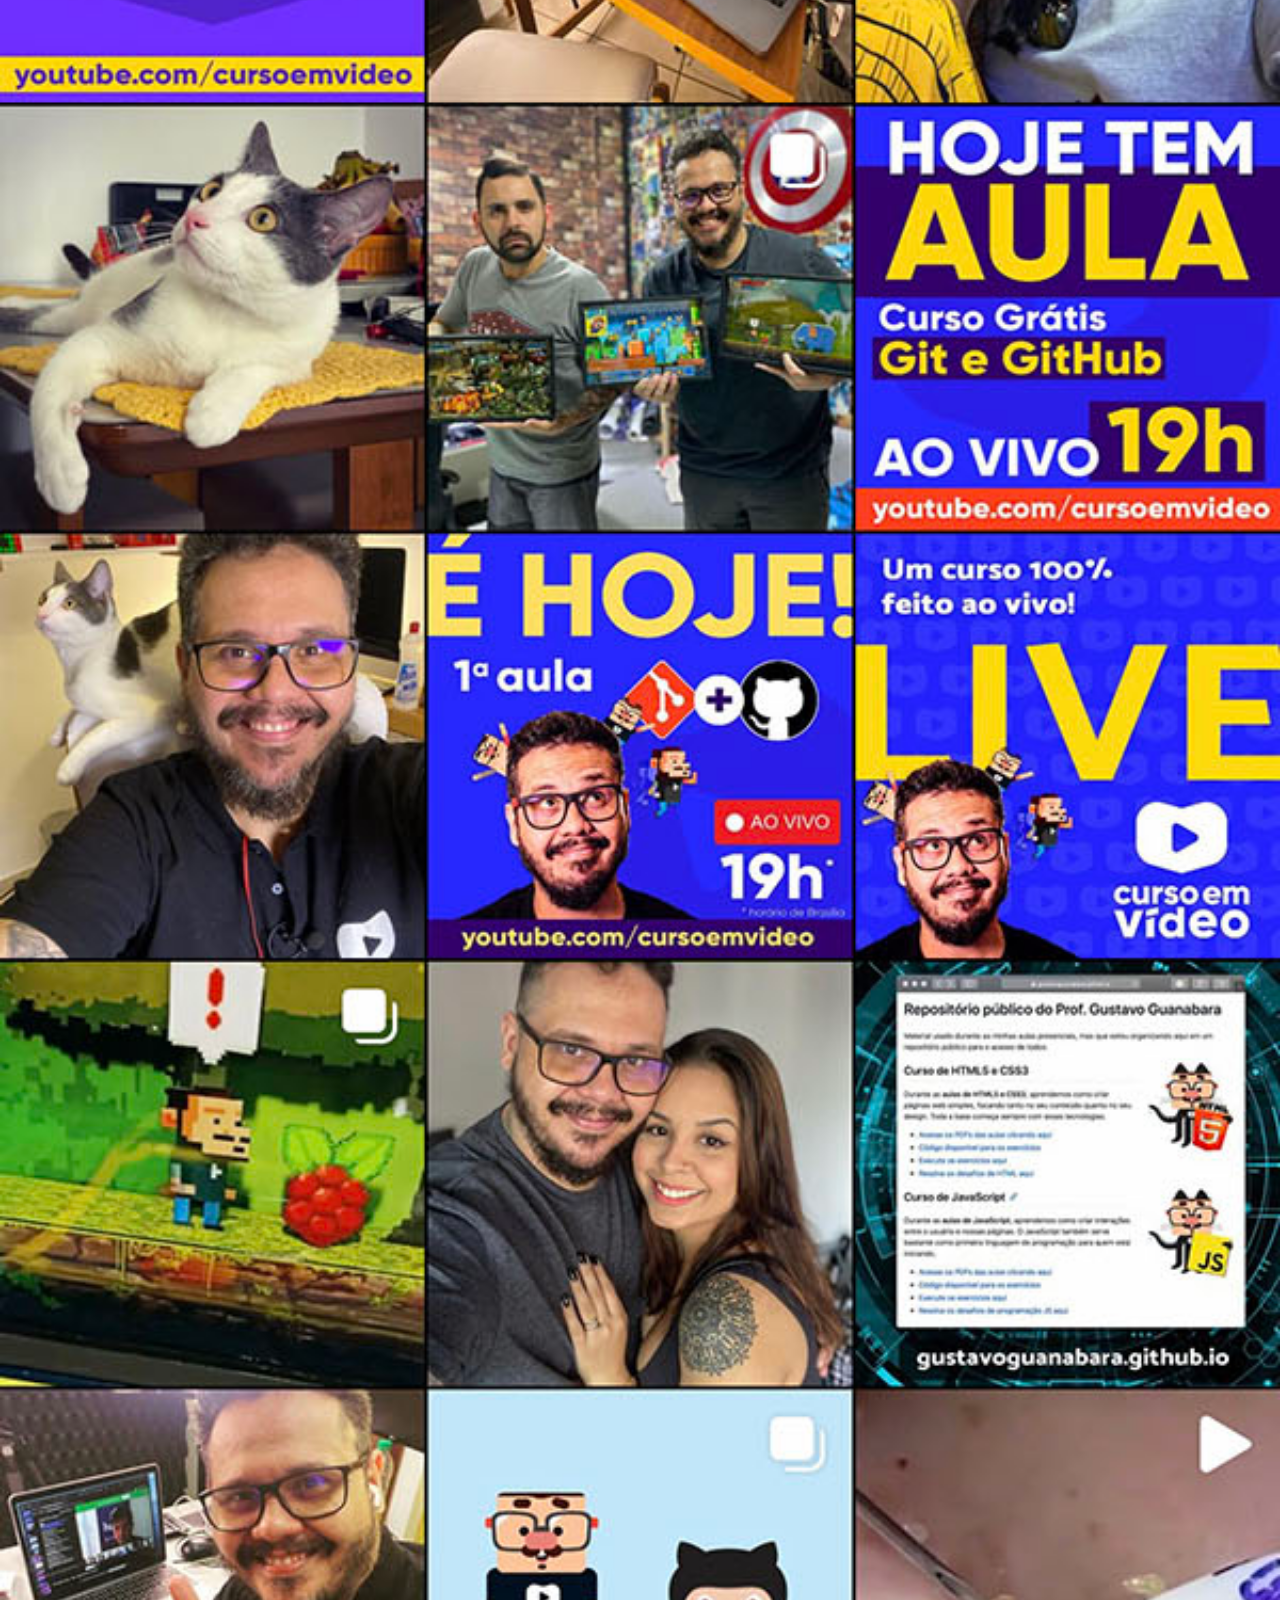
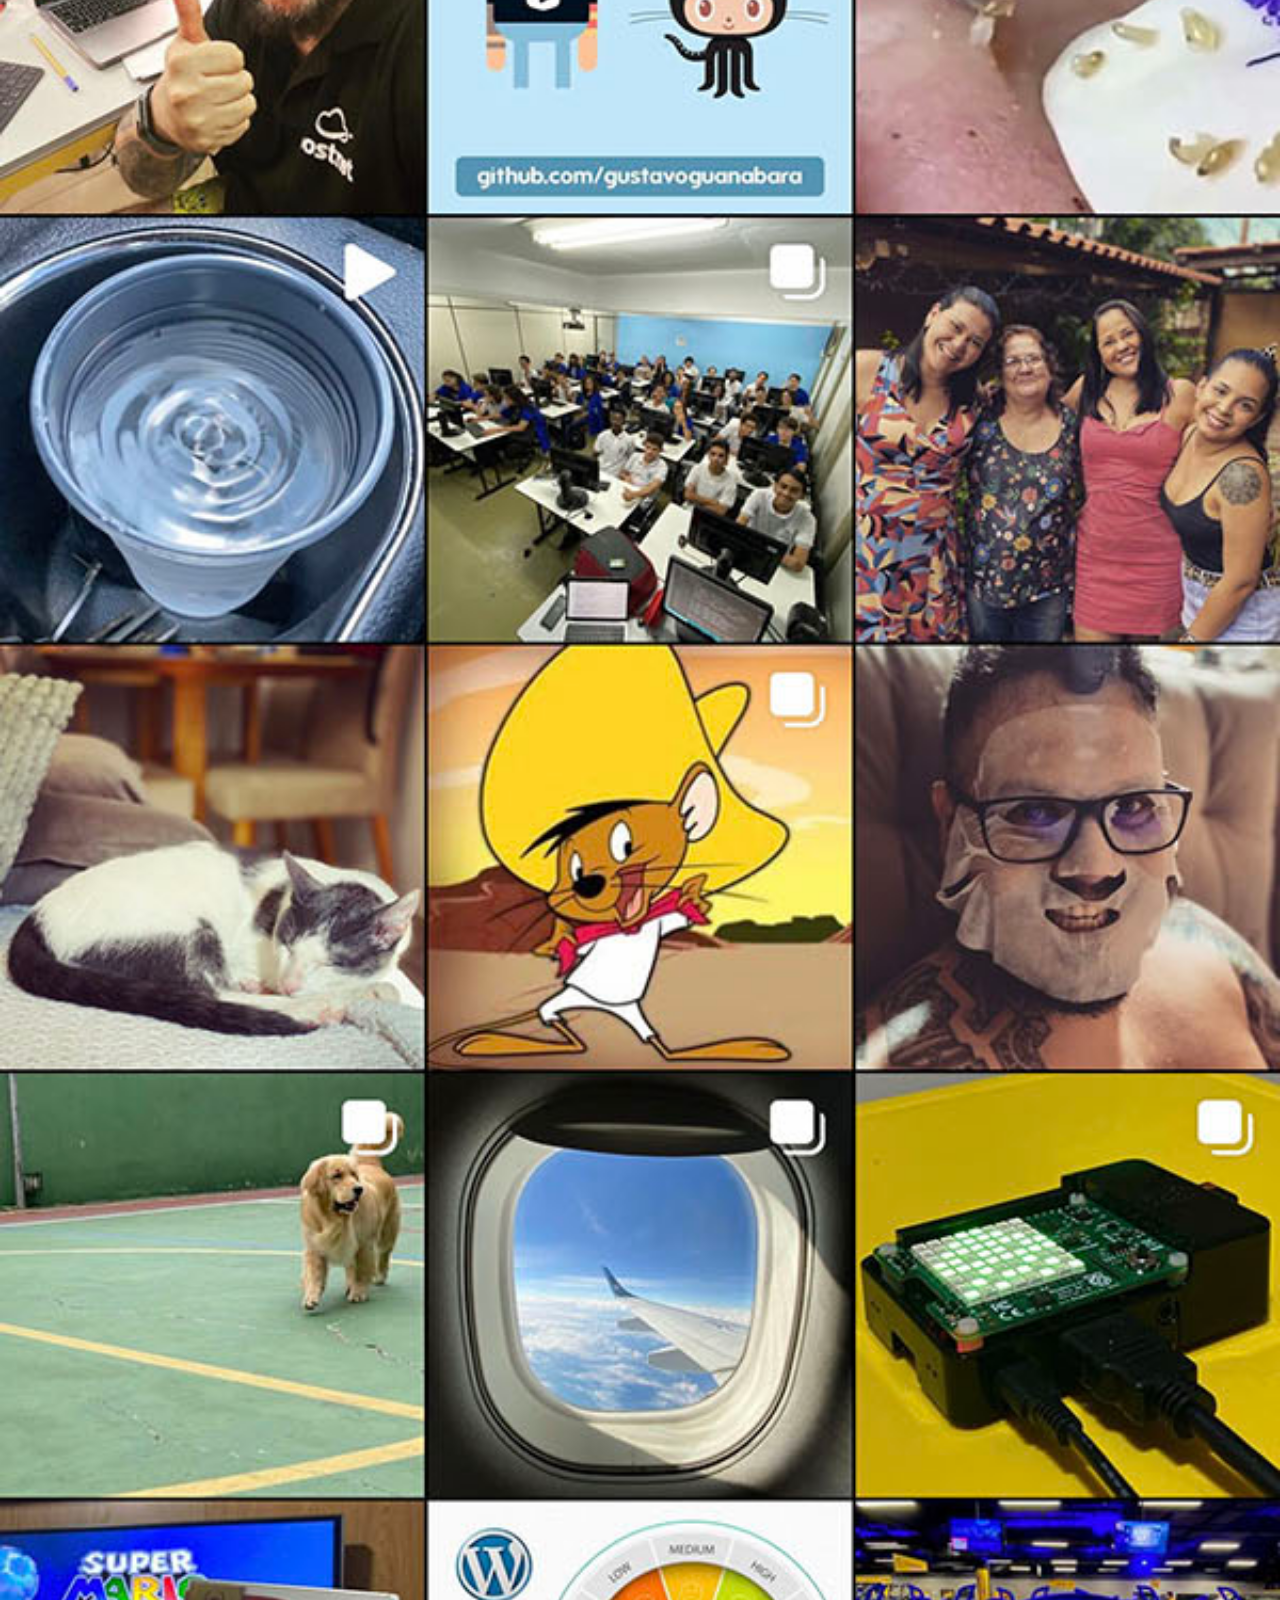
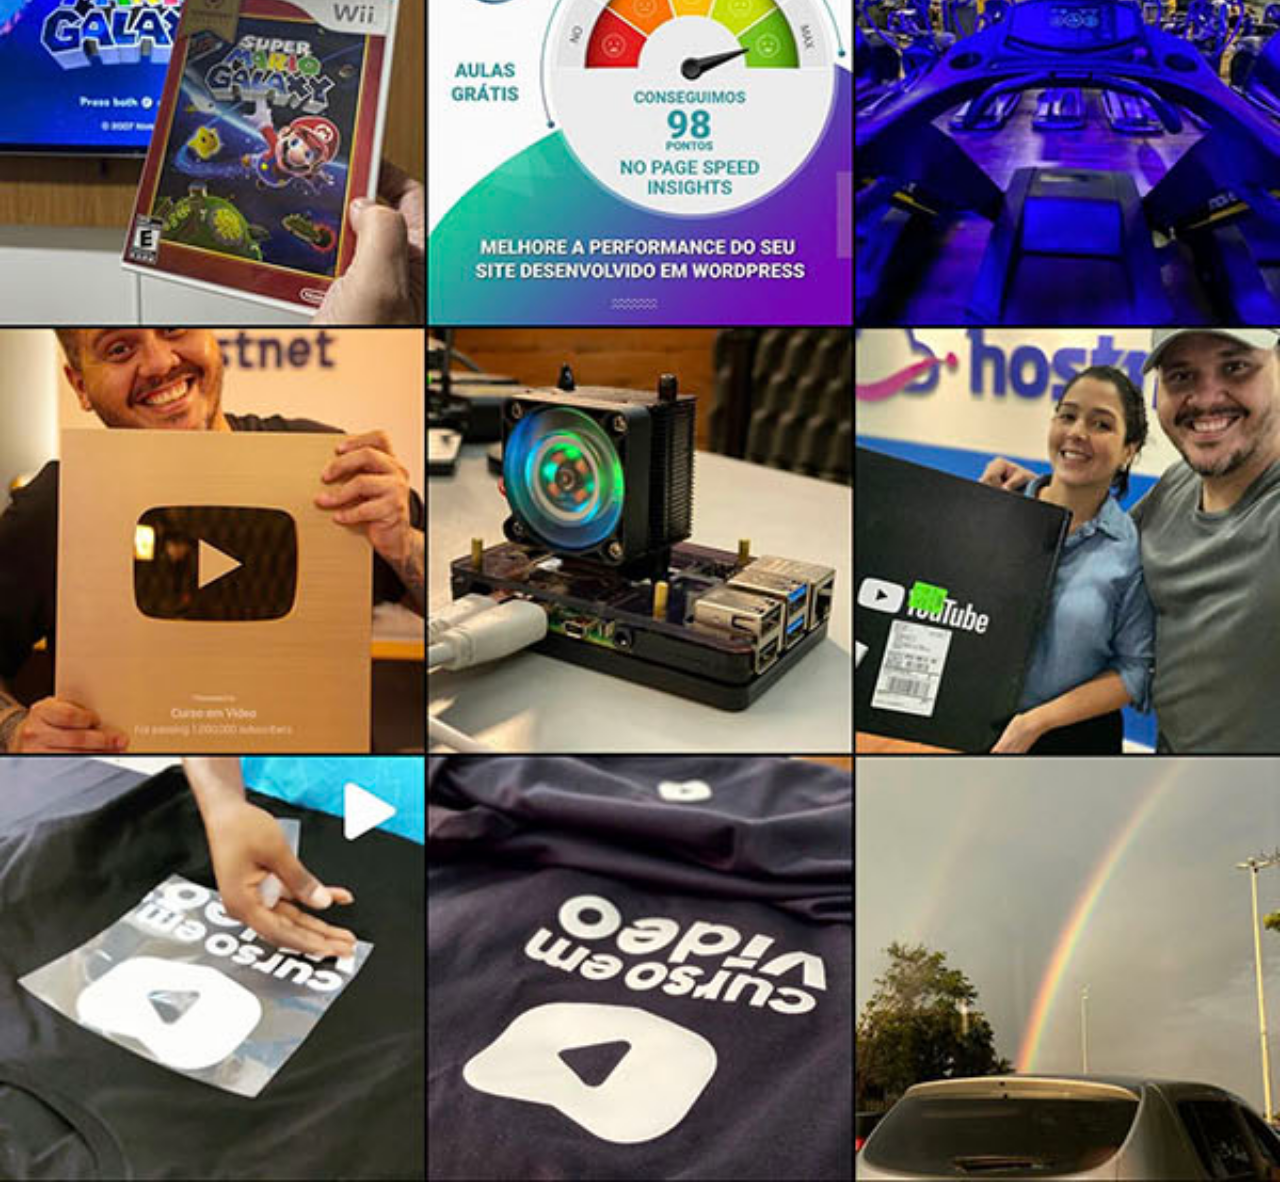
<file: instagram.html>
<!DOCTYPE html>
<html lang="pt-br">
<head>
    <meta charset="UTF-8">
    <meta http-equiv="X-UA-Compatible" content="IE=edge">
    <meta name="viewport" content="width=device-width, initial-scale=1.0">
    <title>Instagram</title>
    <style>
        *{
            margin: 0px;
            padding: 0px;

        }
        ::-webkit-scrollbar{
            width: 0px;
            height: 0px;
        }
        img{
            width: 100vw;

        }
    </style>
</head>
<body>
    <img src="imagens/tela-instagram.jpg" alt="">
</body>
</html>
</file>
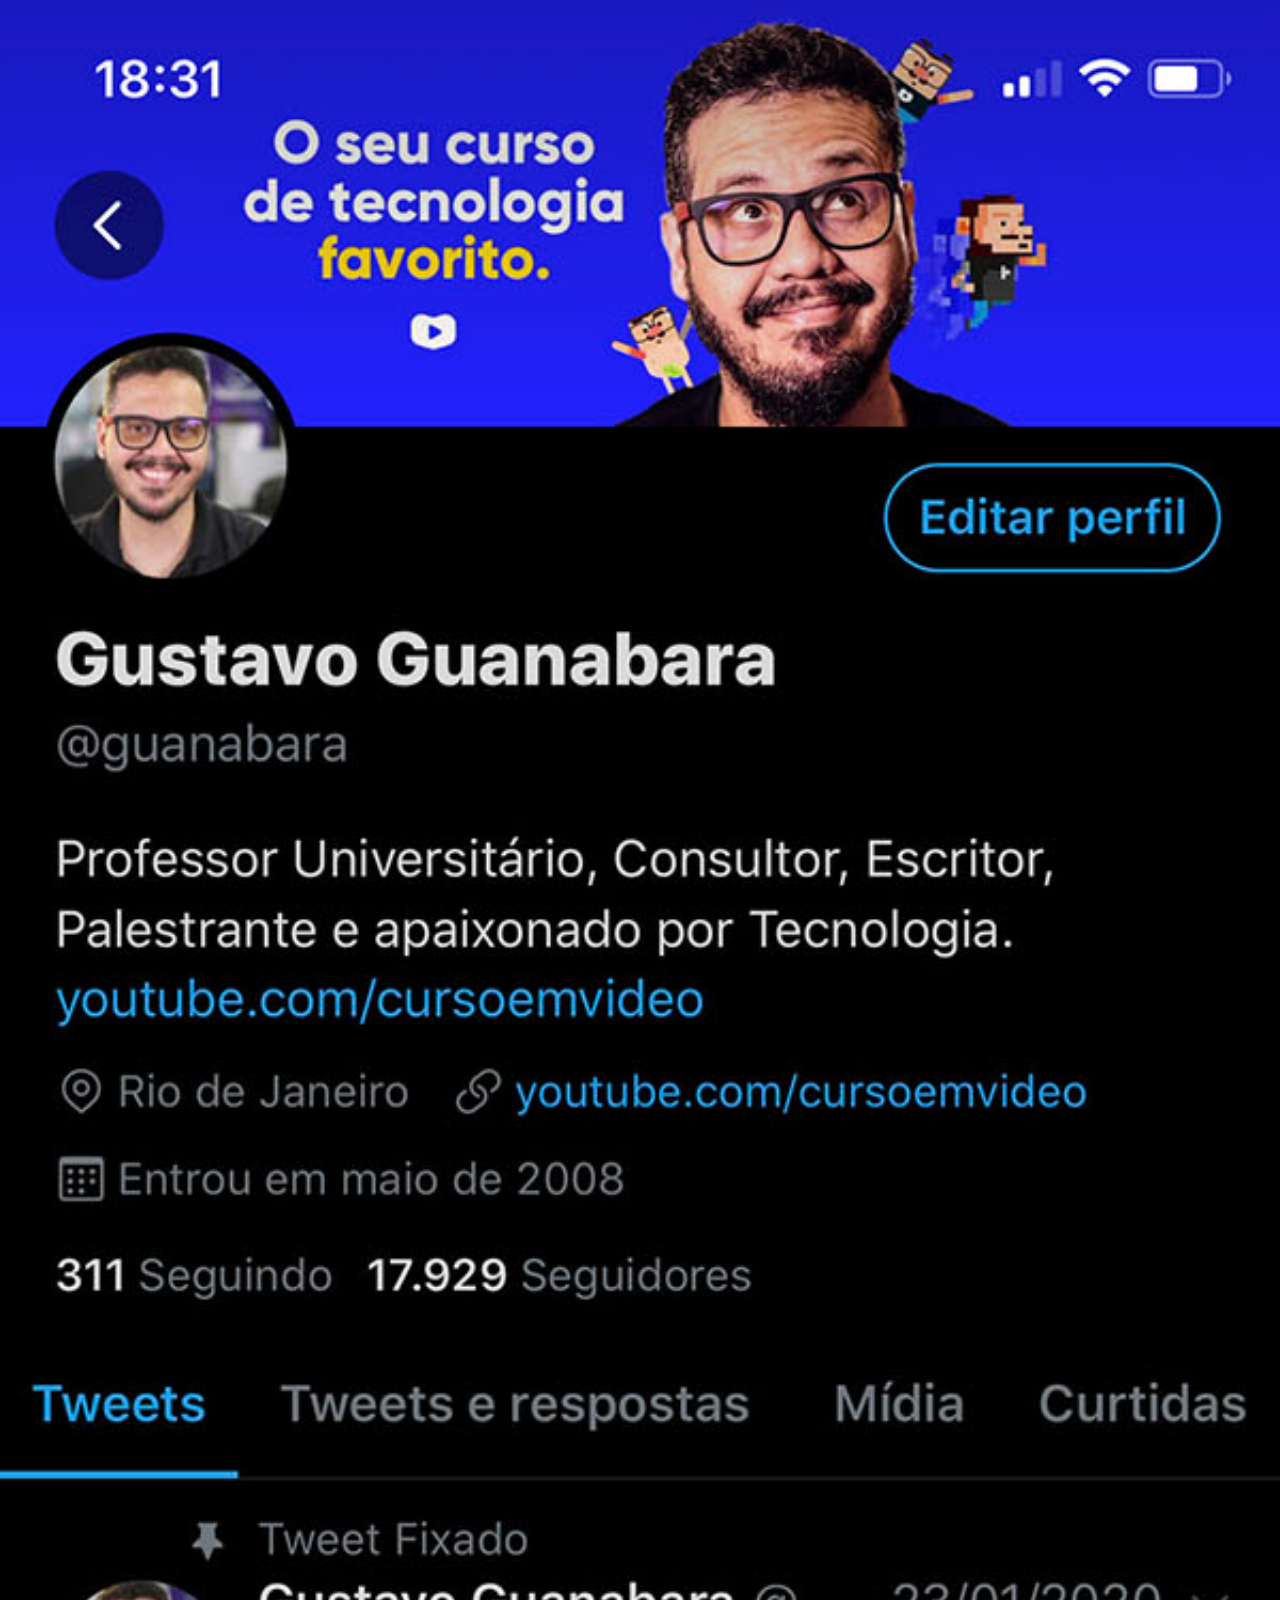
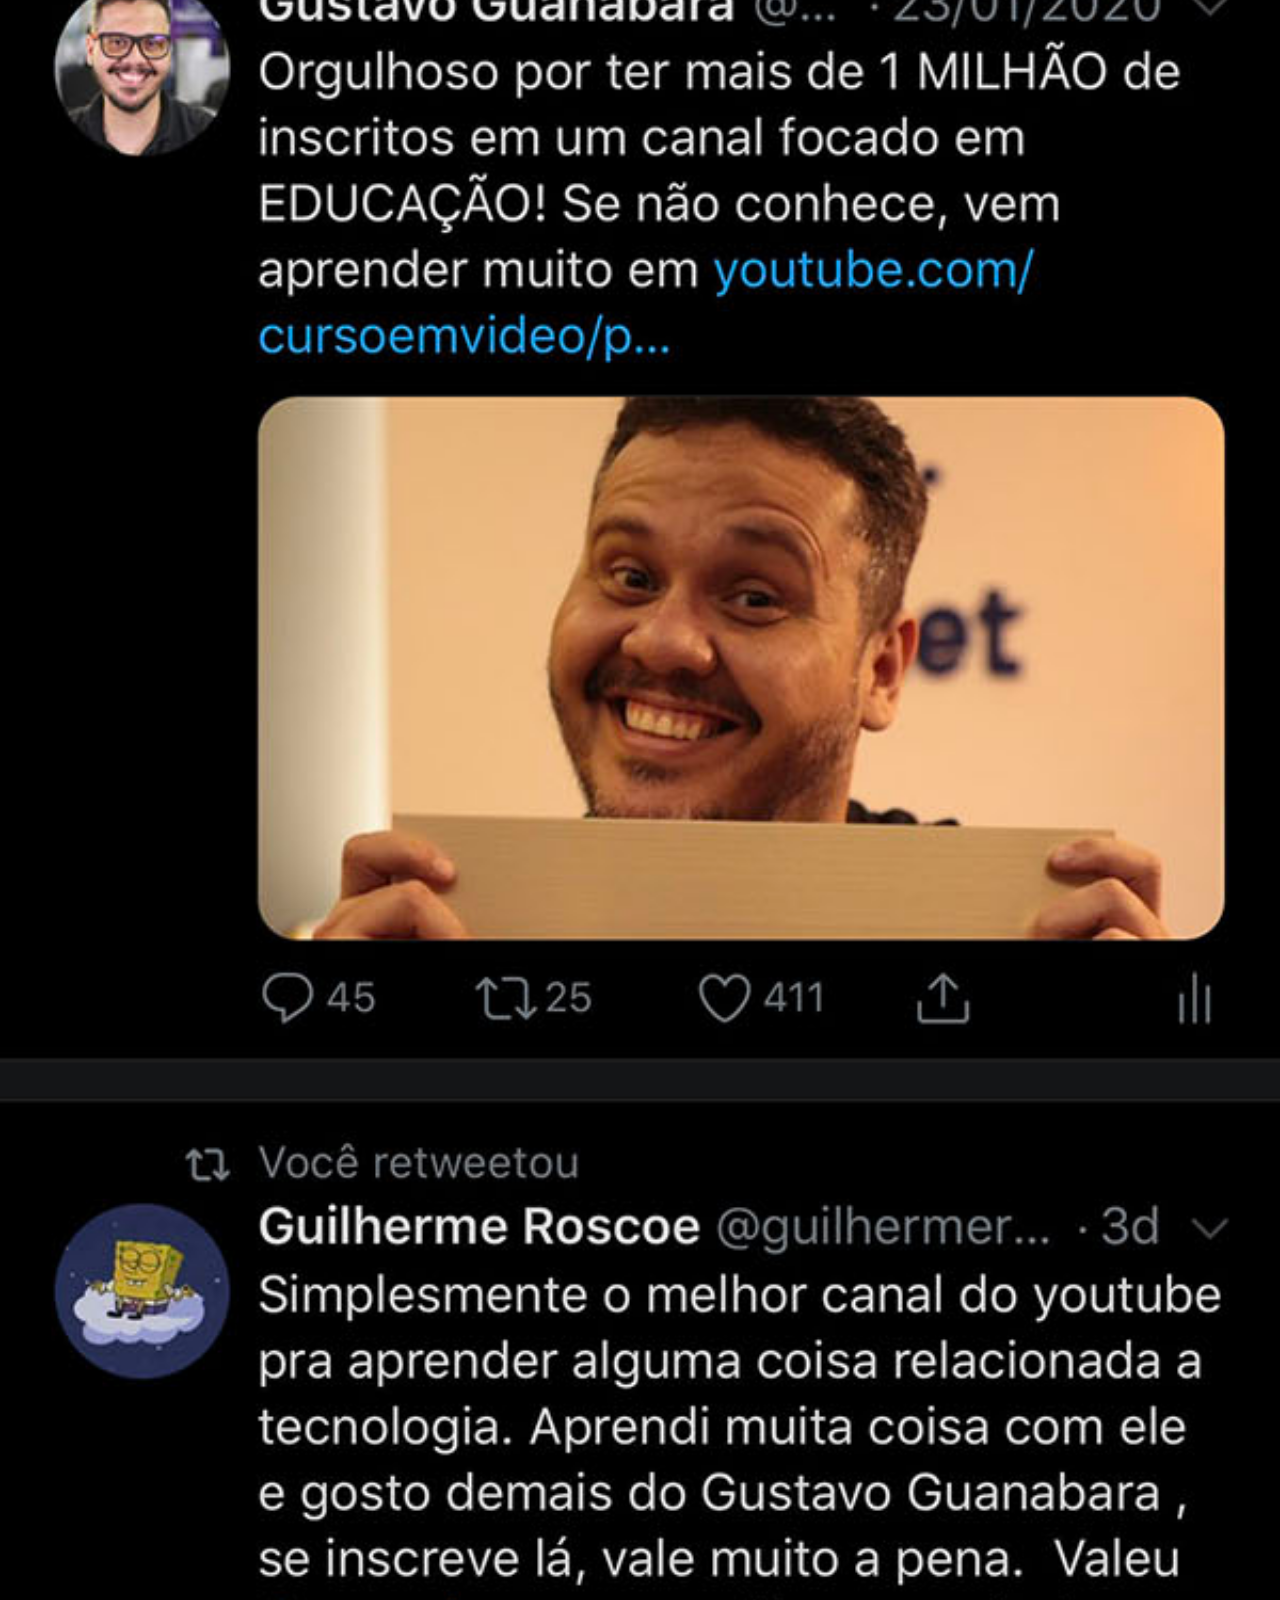
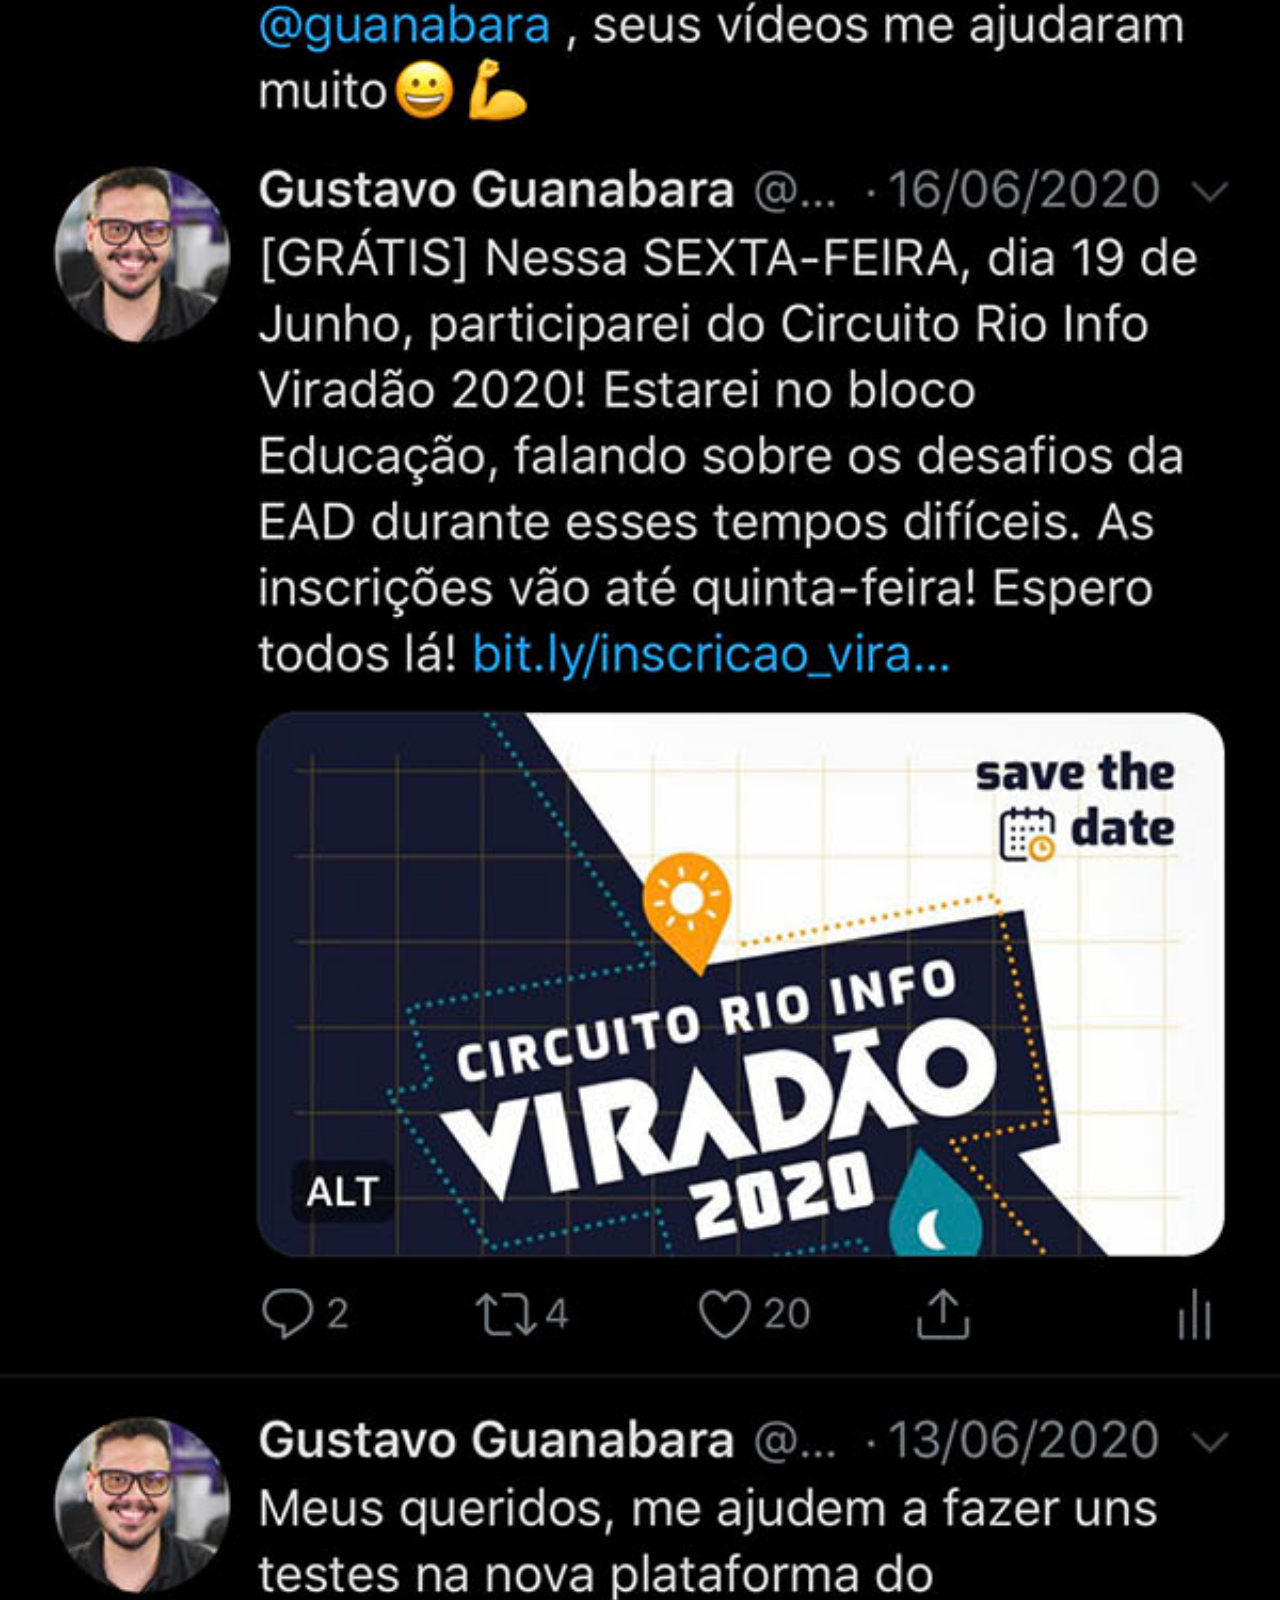
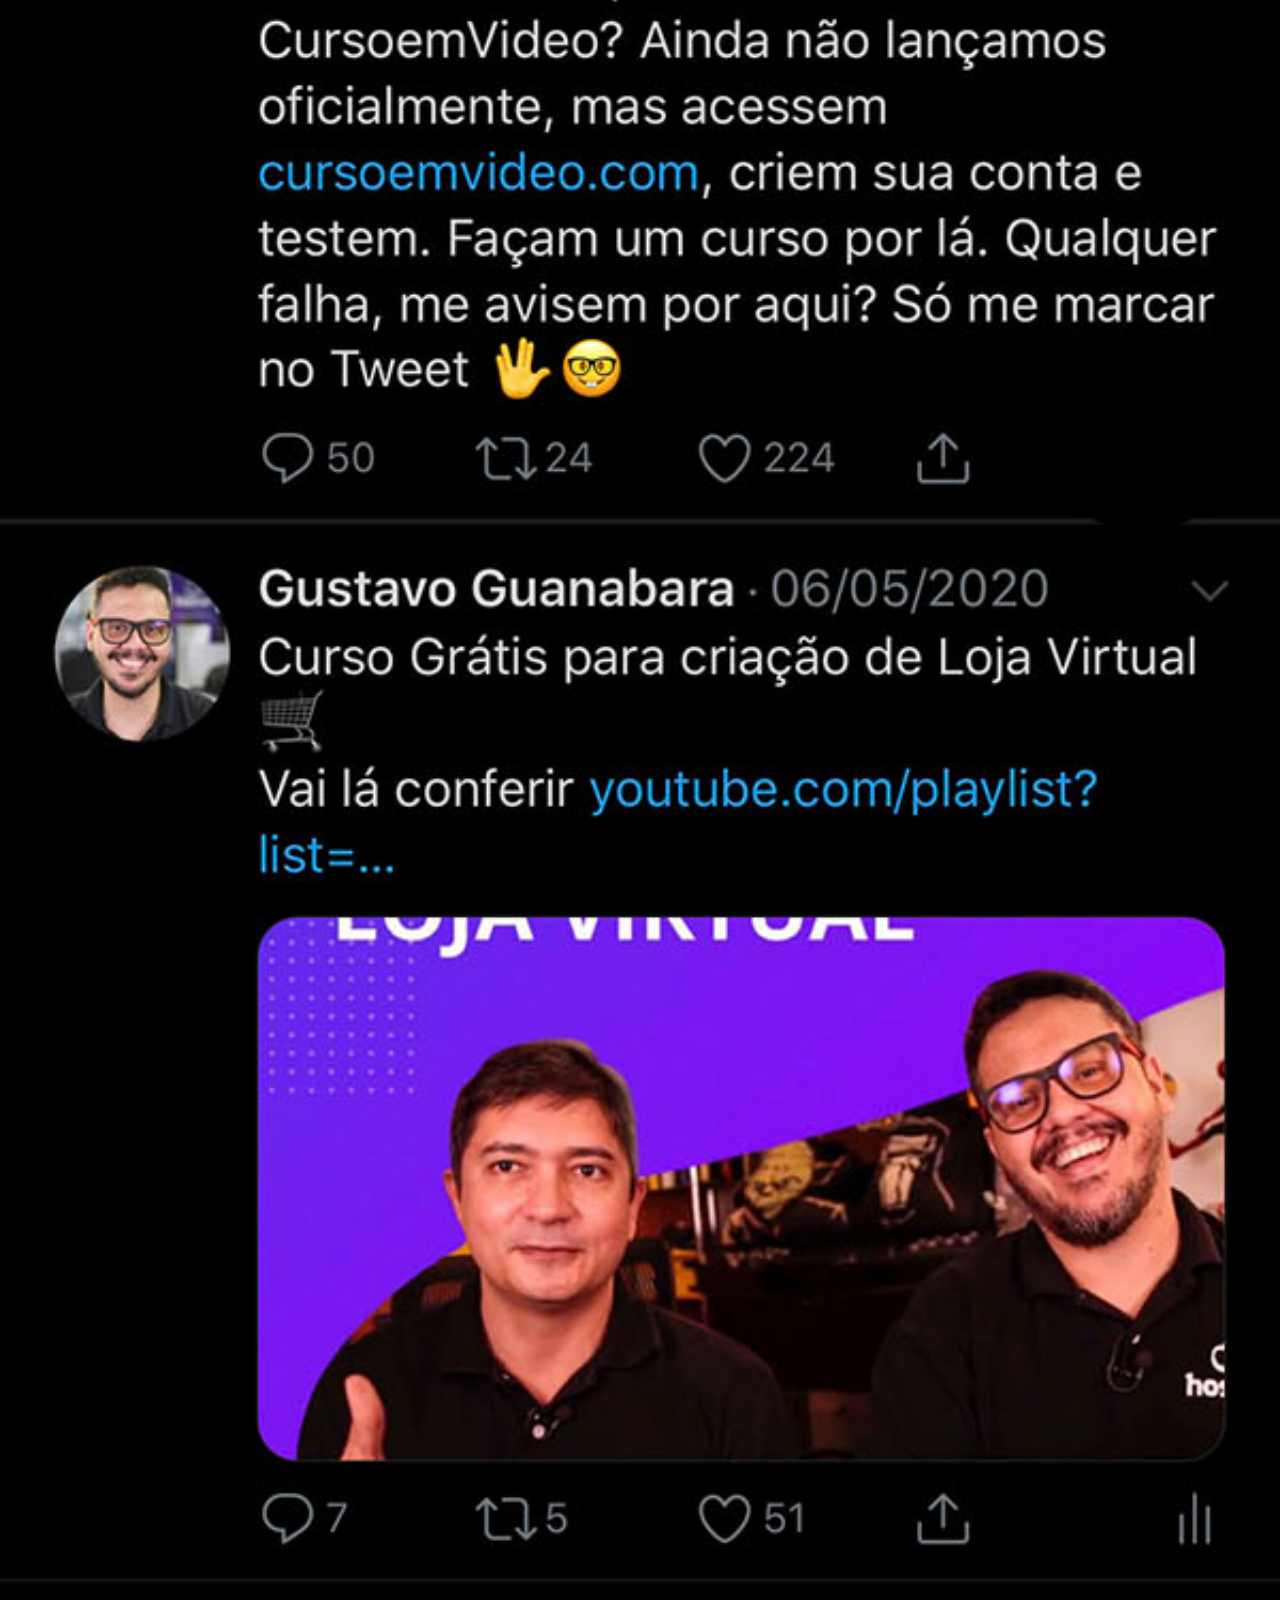
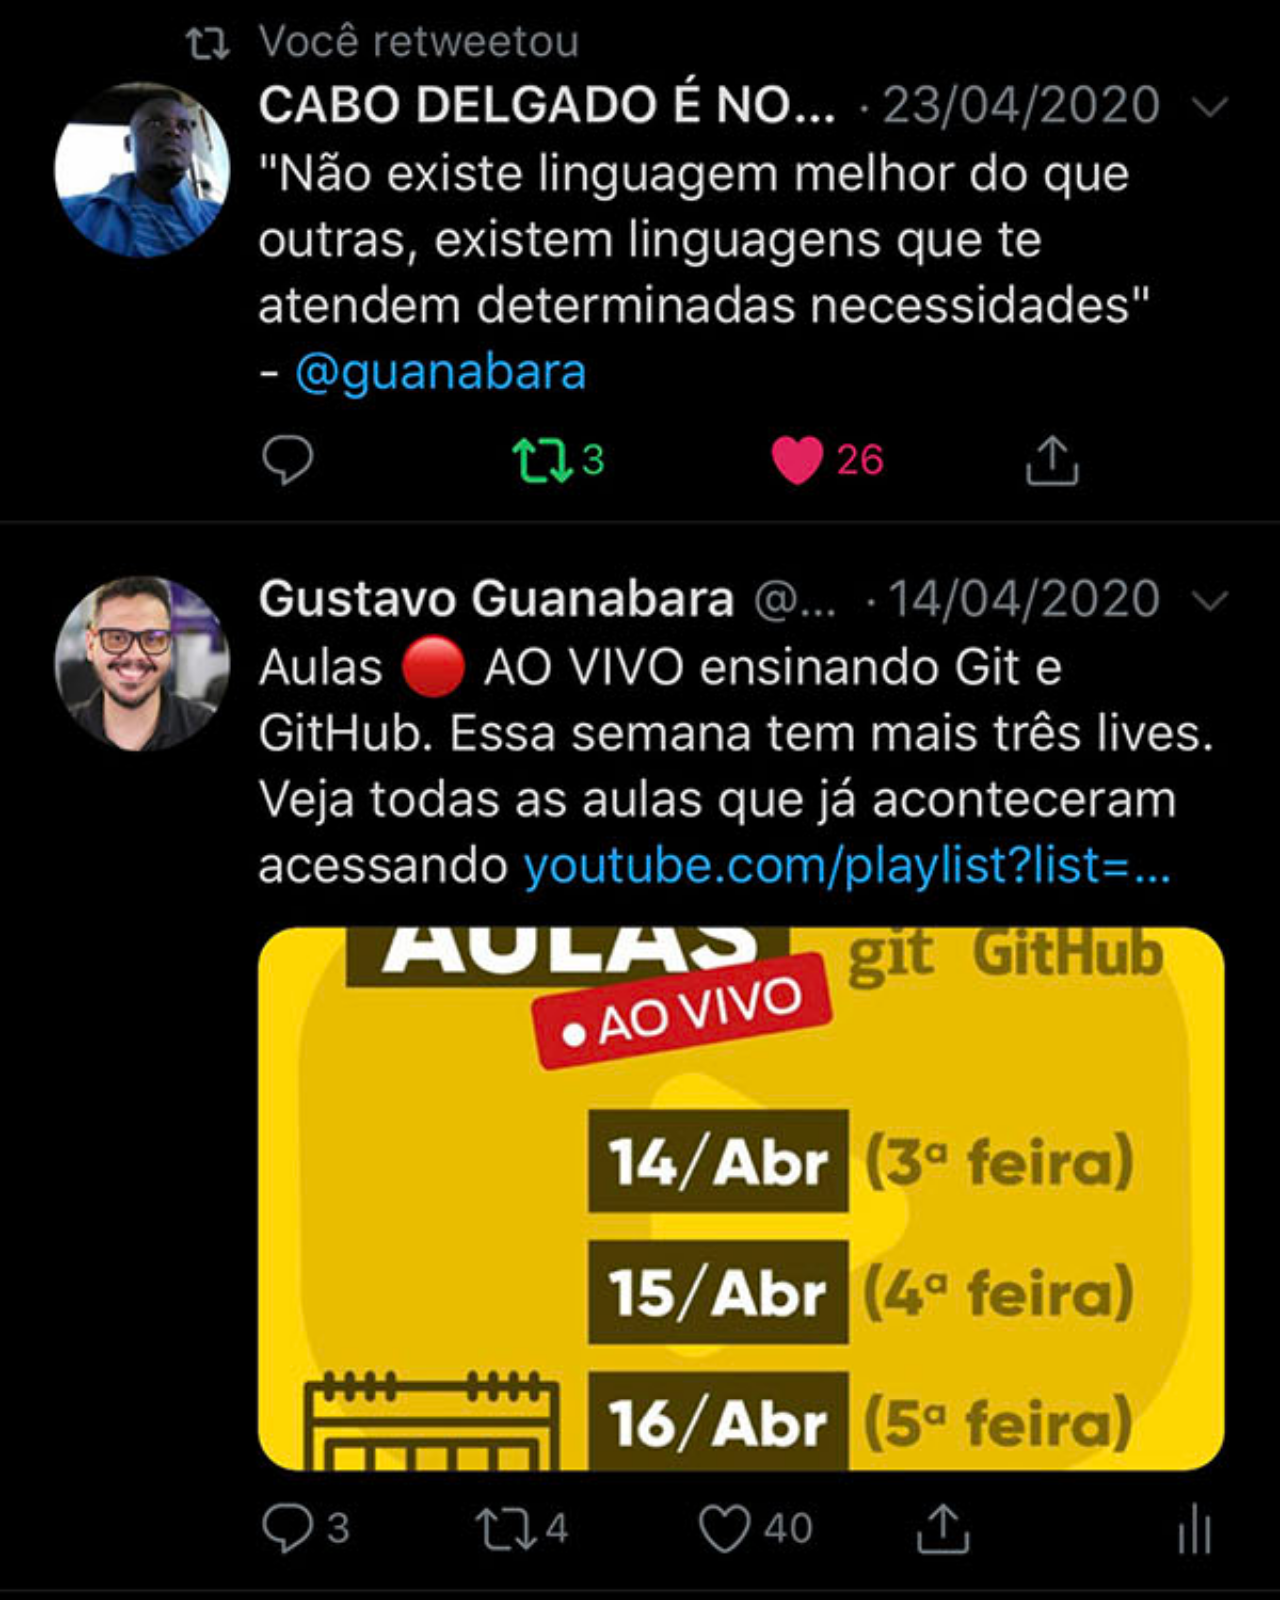
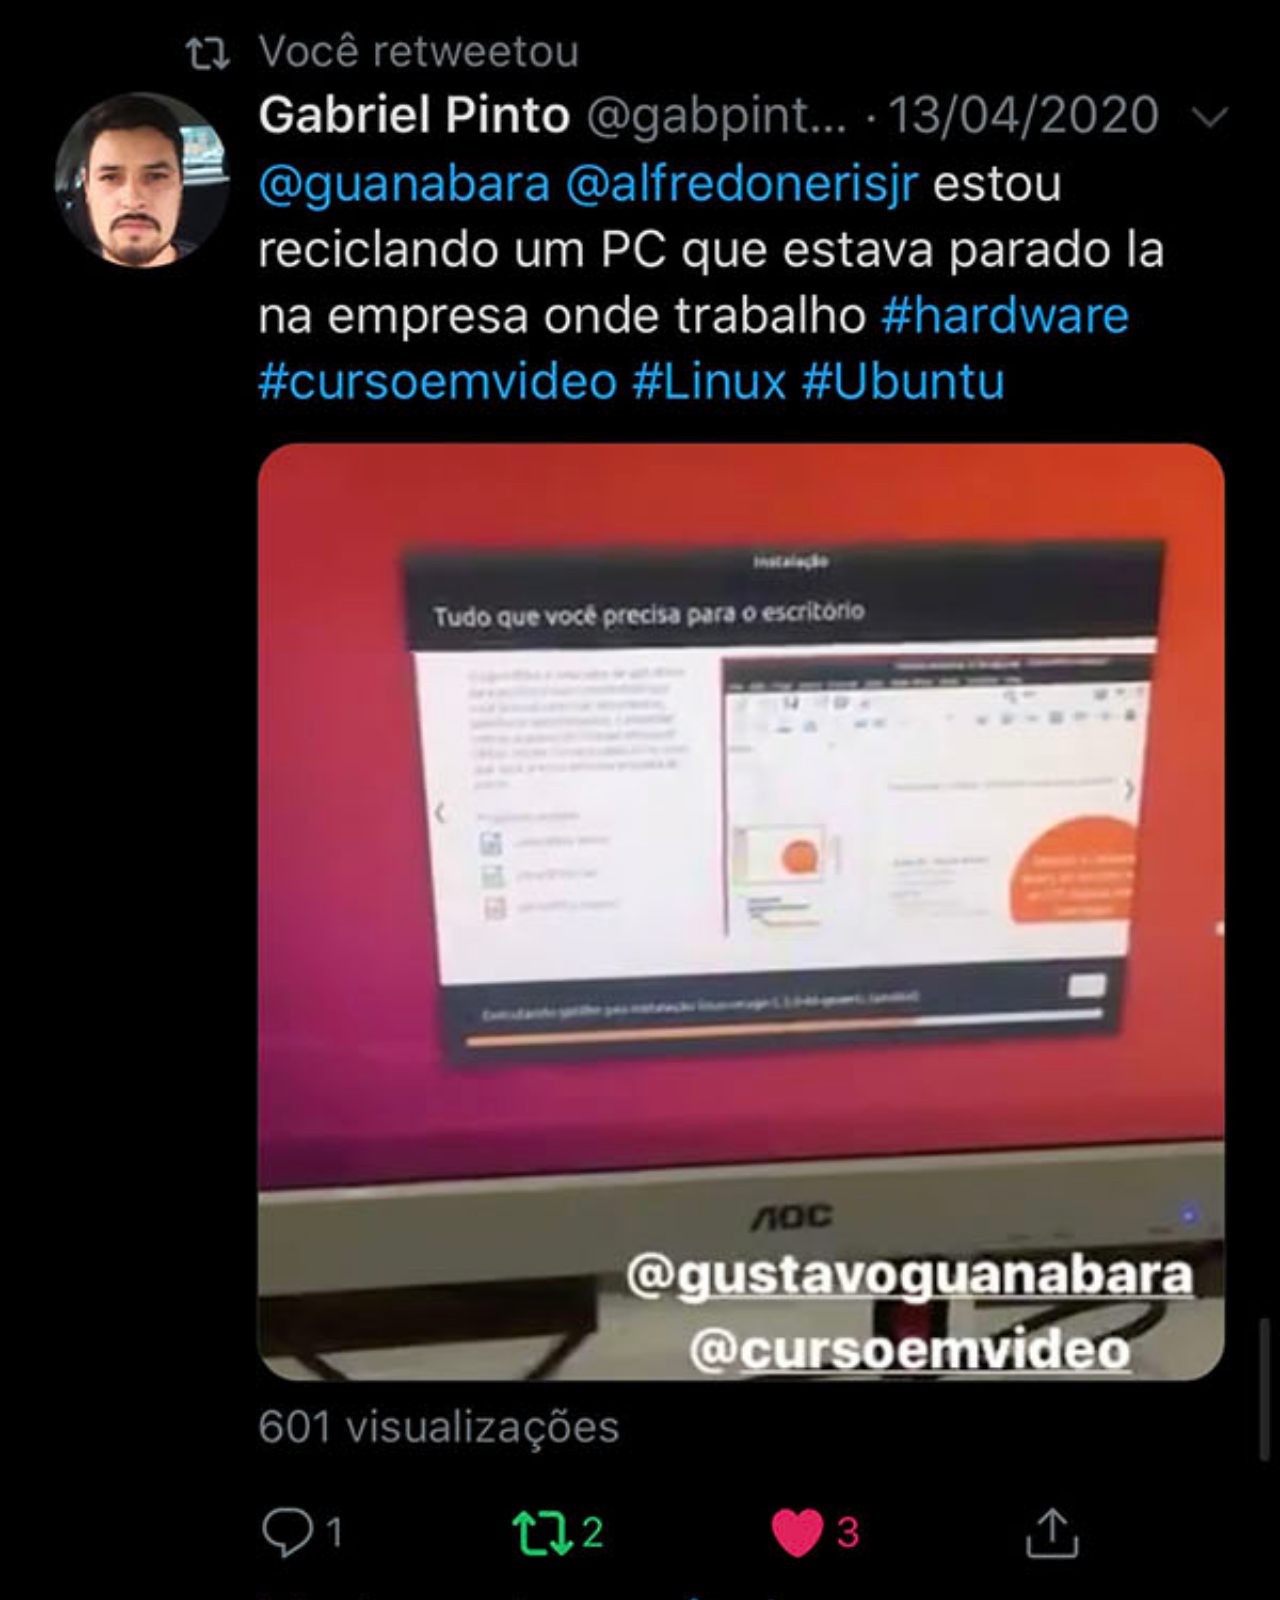
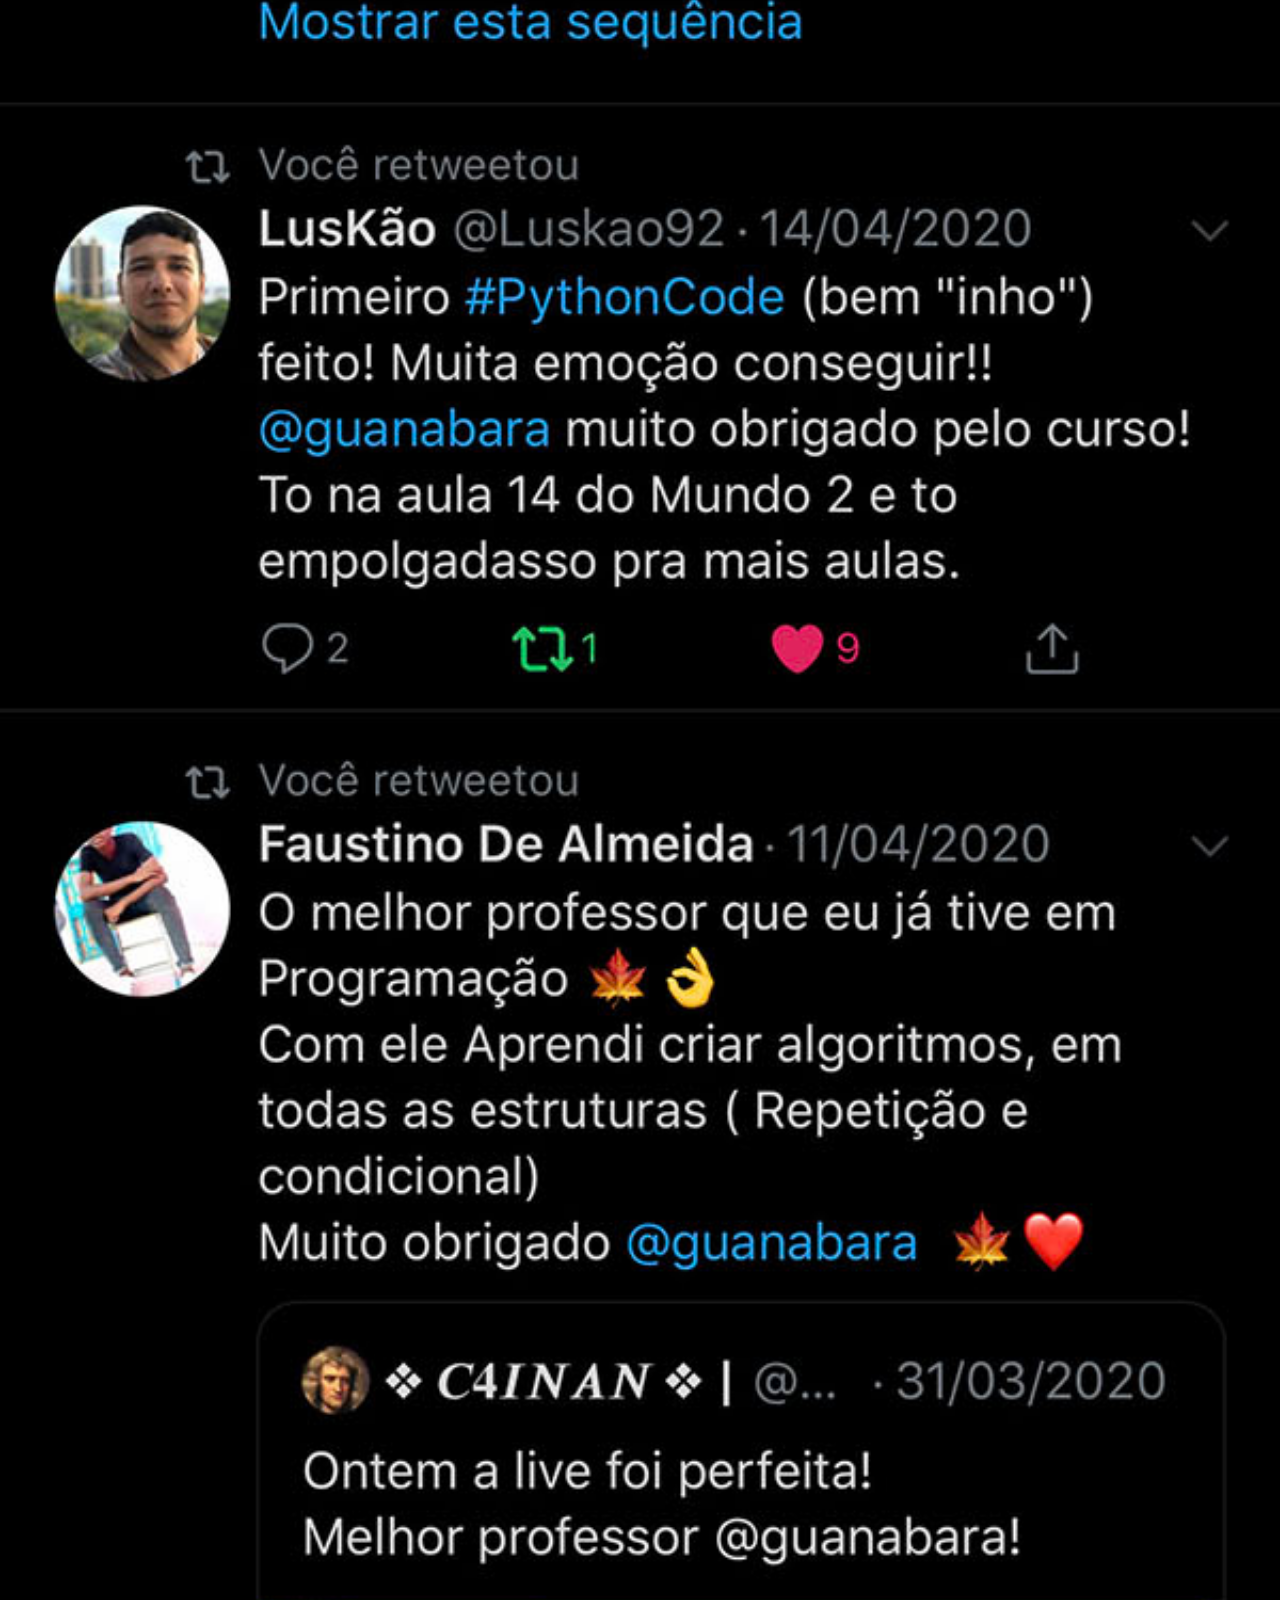
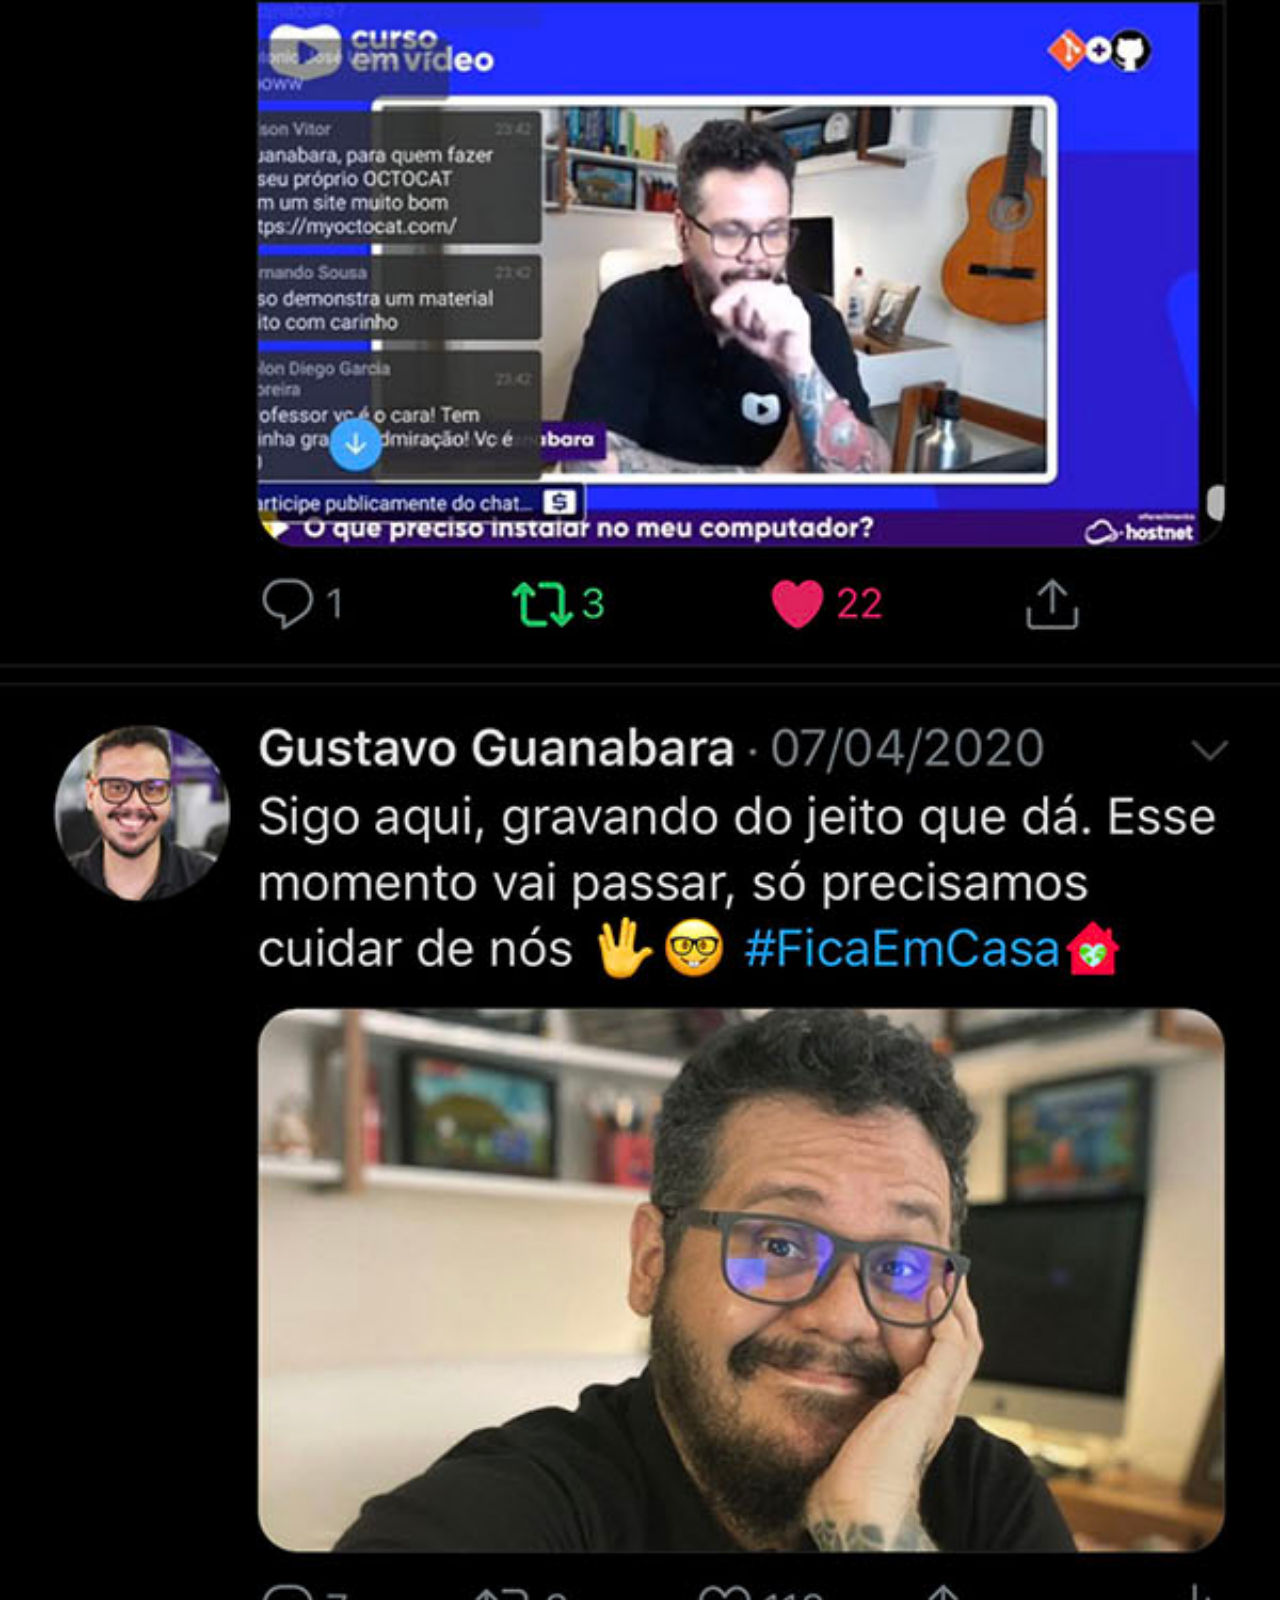
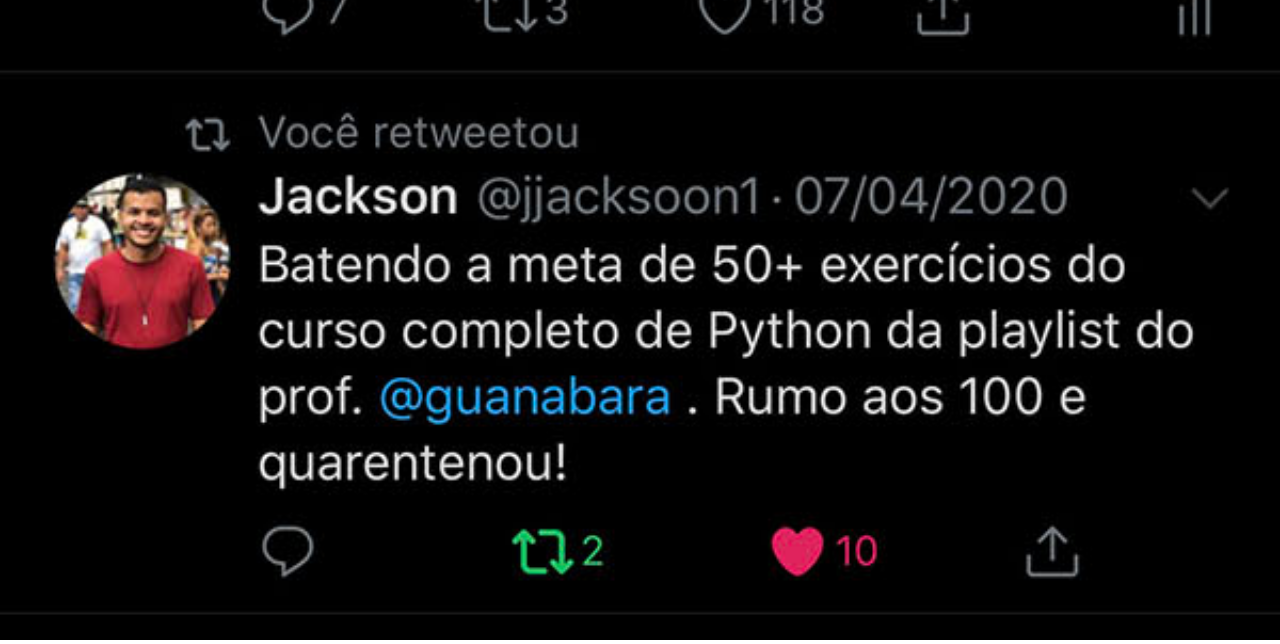
<file: twiter.html>
<!DOCTYPE html>
<html lang="pt-br">
<head>
    <meta charset="UTF-8">
    <meta http-equiv="X-UA-Compatible" content="IE=edge">
    <meta name="viewport" content="width=device-width, initial-scale=1.0">
    <title>twiter</title>
    <style>
        *{
            margin: 0px;
            padding: 0px;

        }
        ::-webkit-scrollbar{
            width: 0px;
            height: 0px;
        }
        img{
            width: 100vw;

        }
    </style>
</head>
<body>
    <img src="imagens/tela-twitter.jpg" alt="">
</body>
</html>
</file>
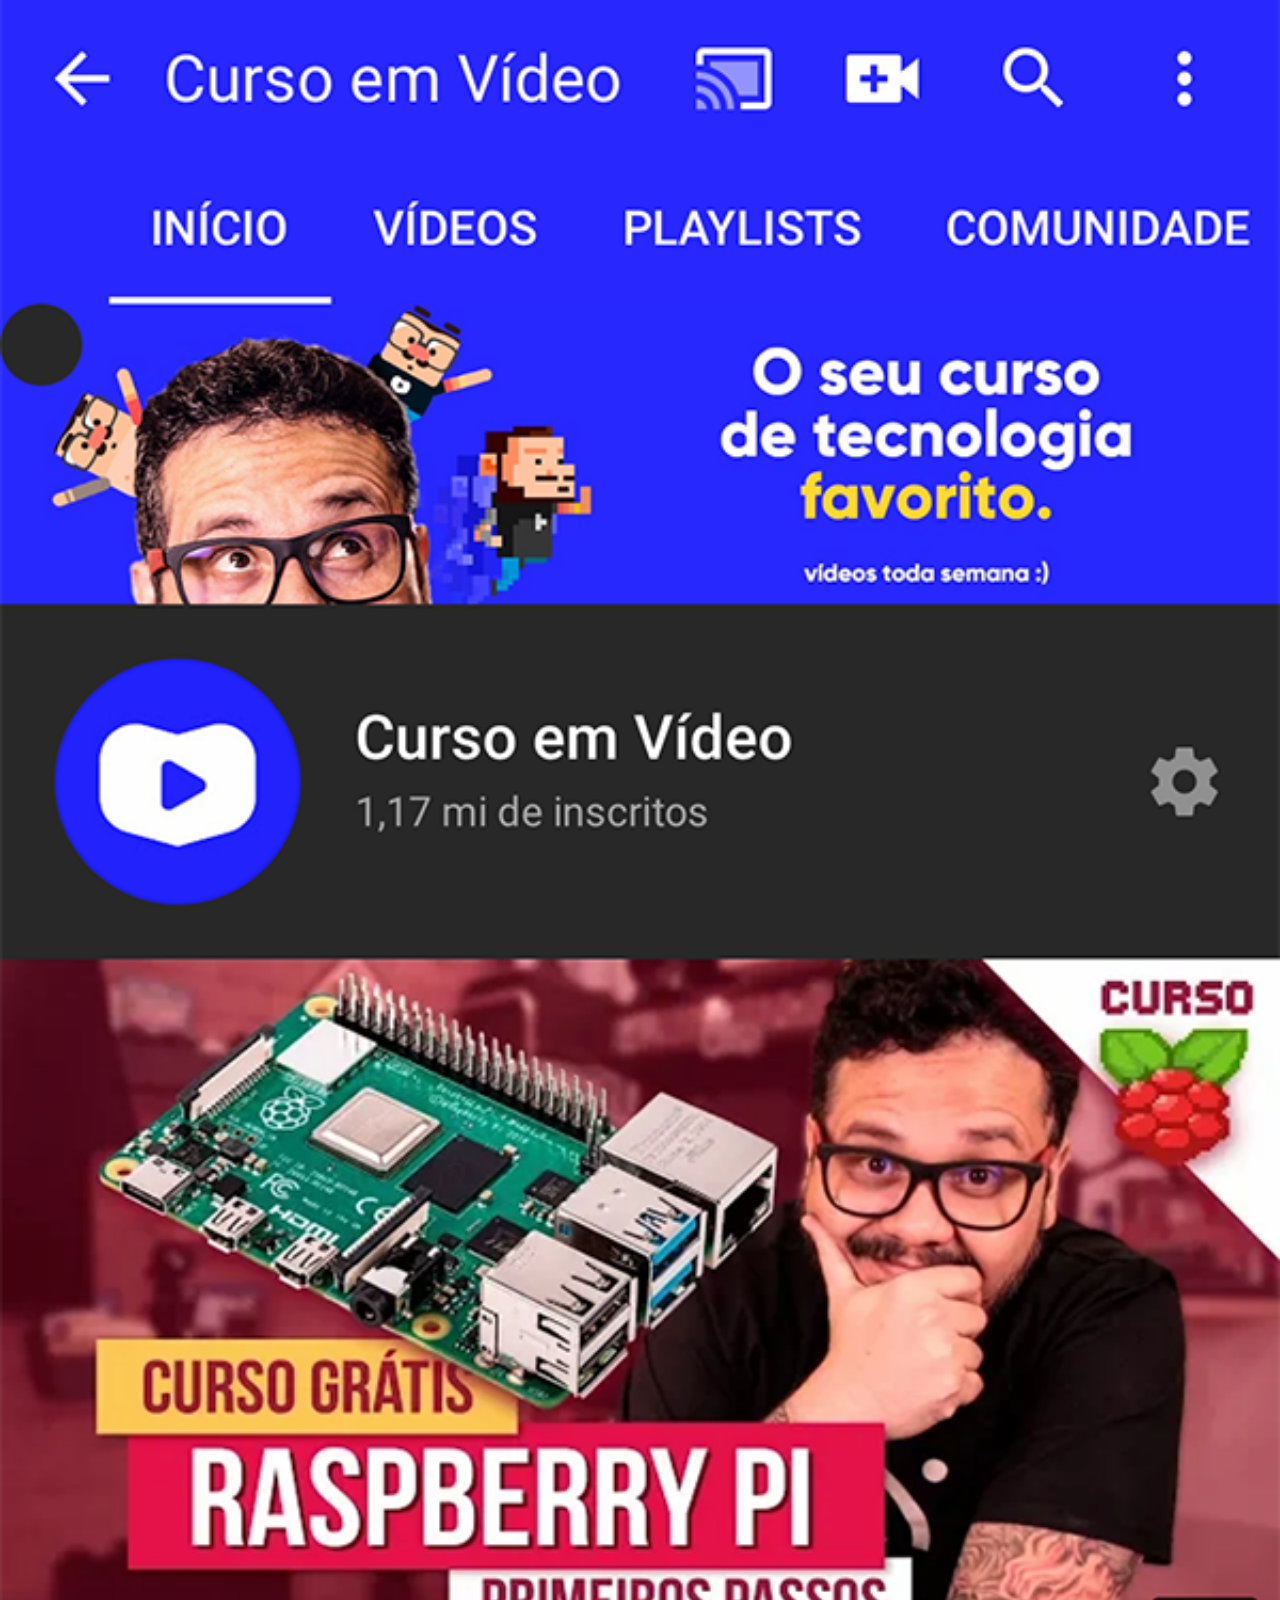
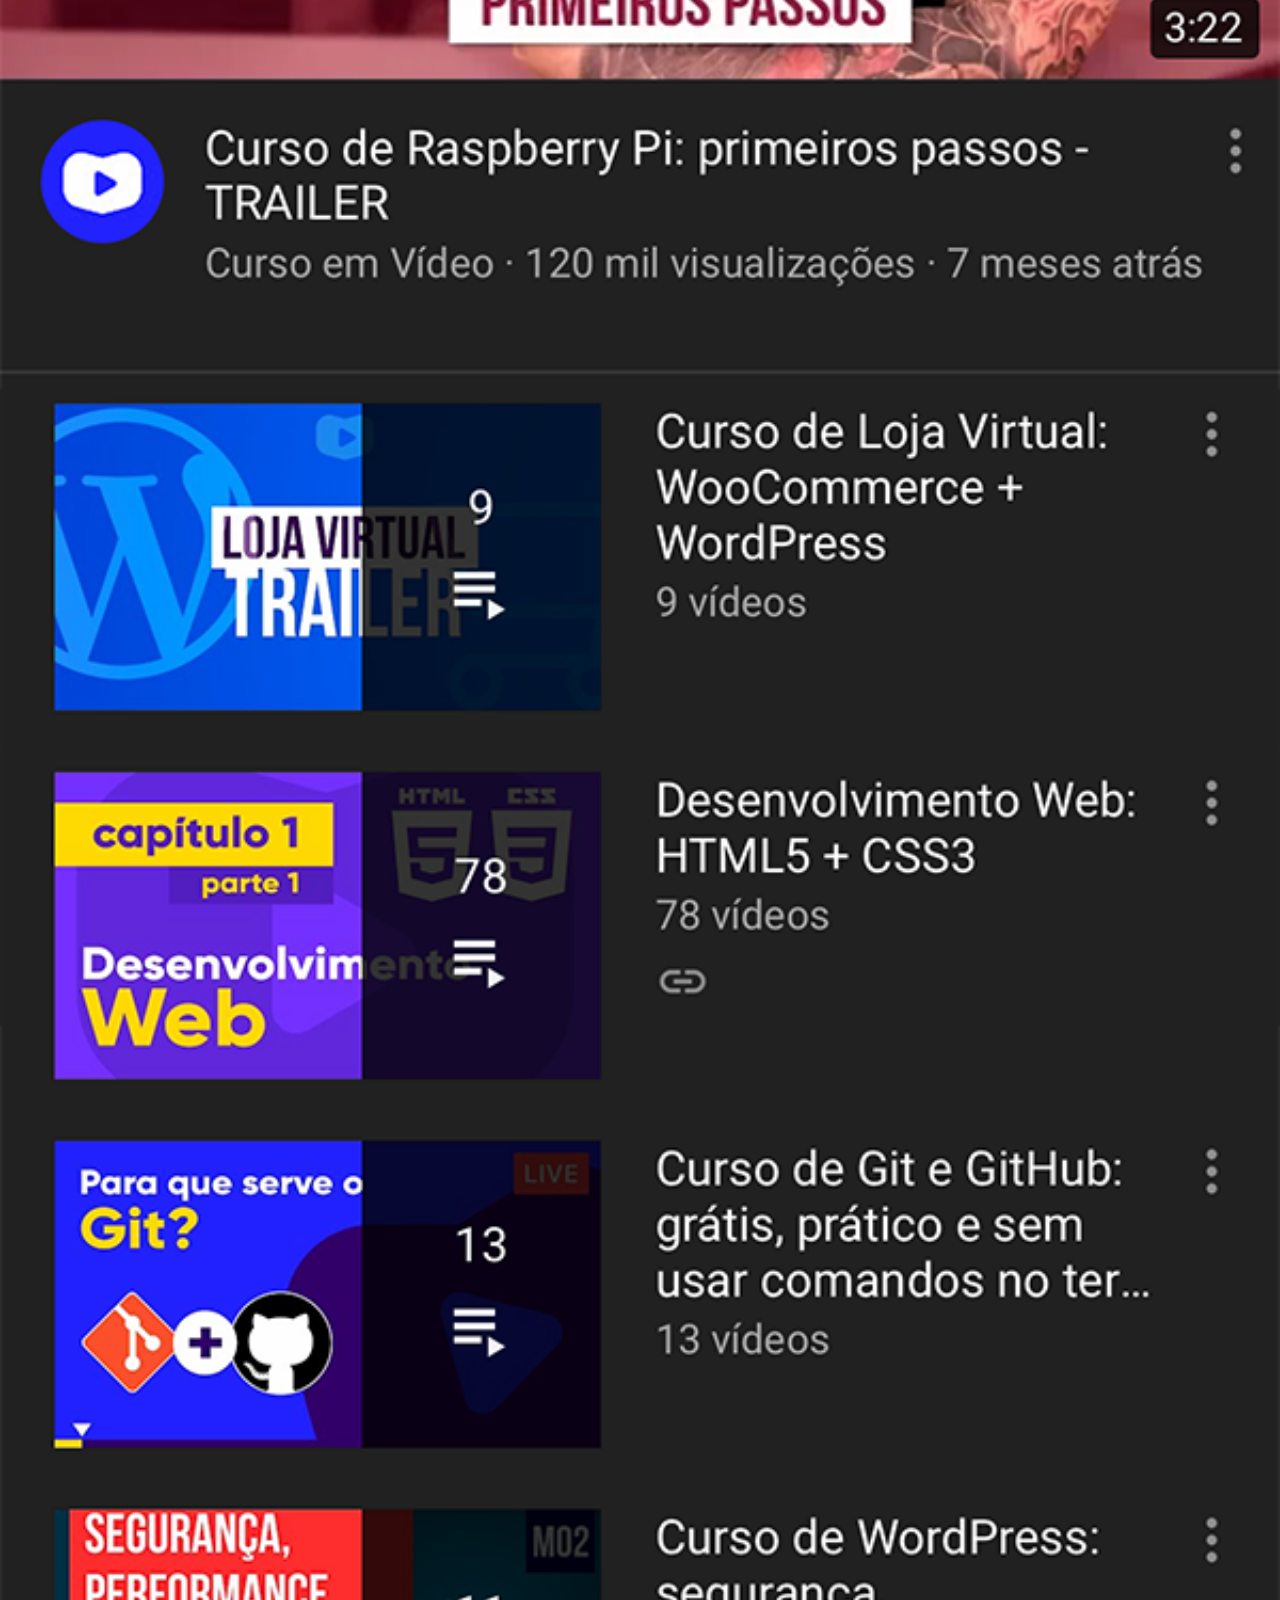
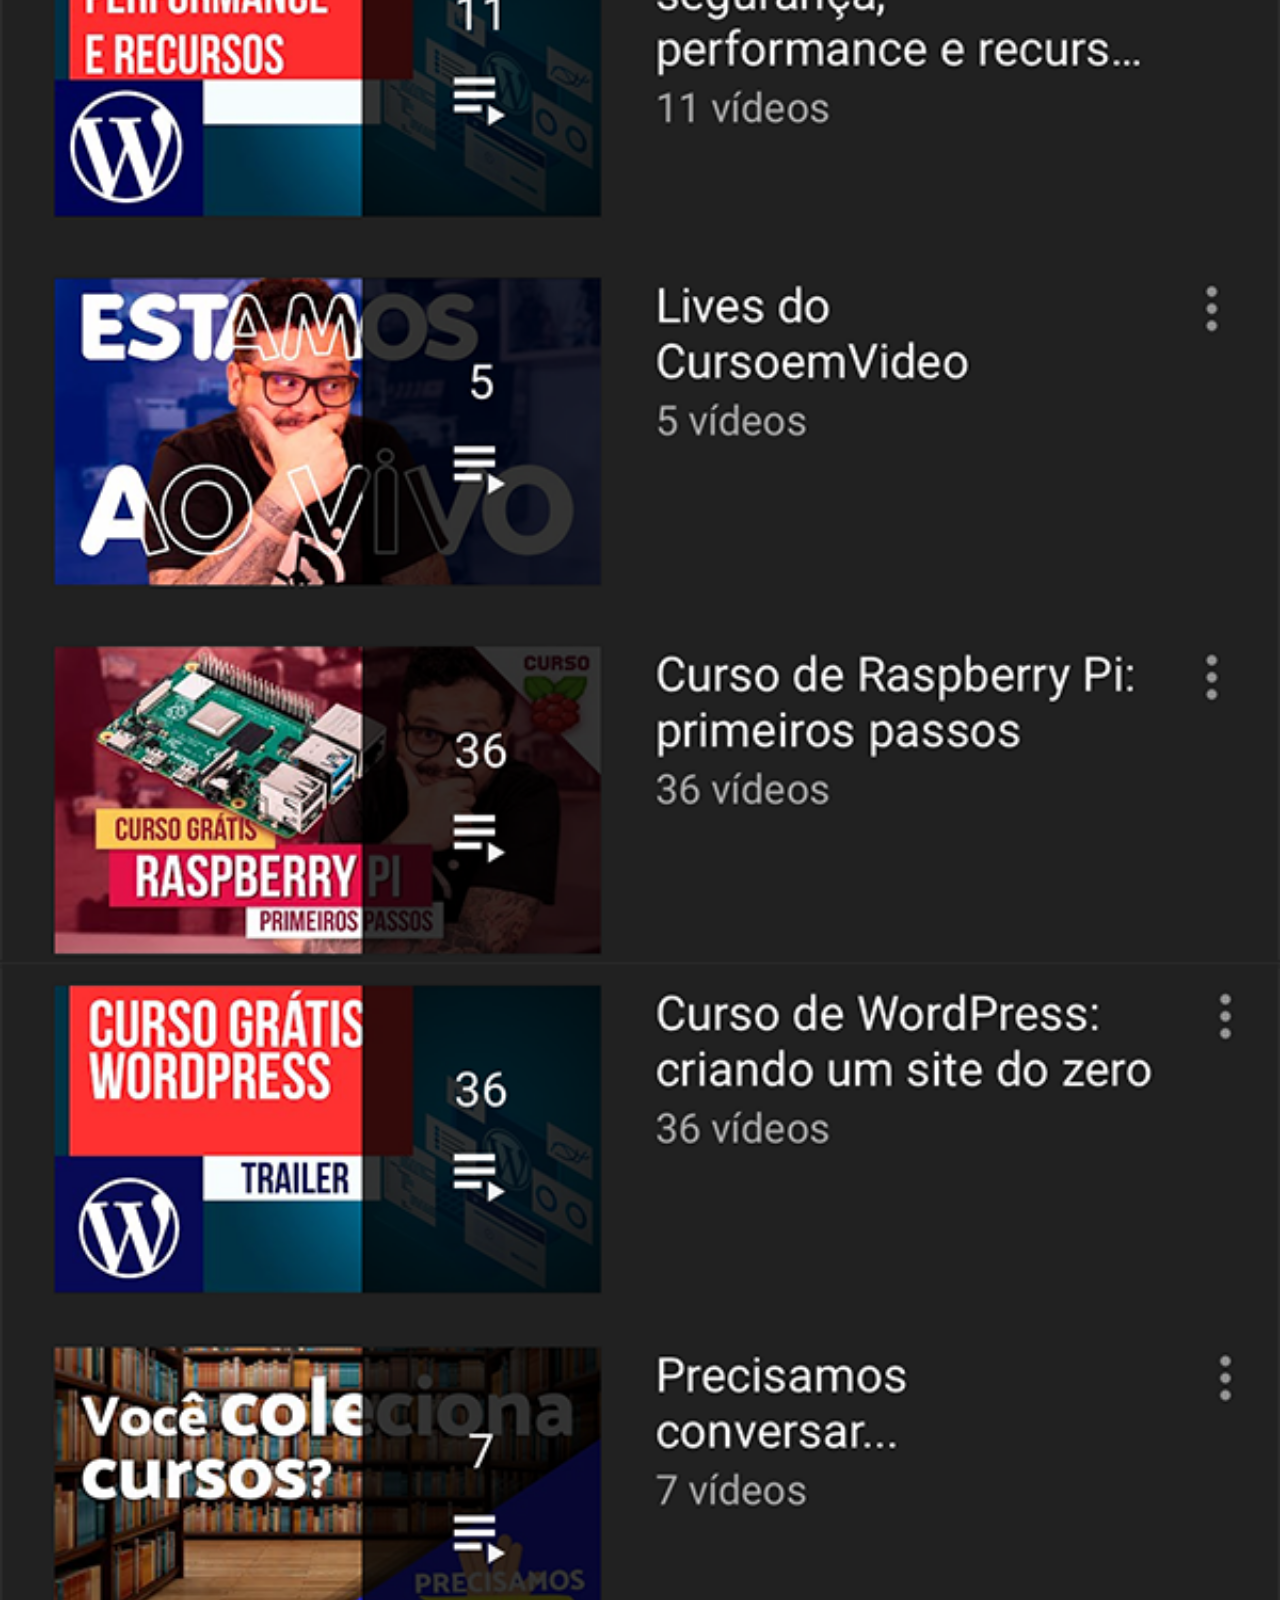
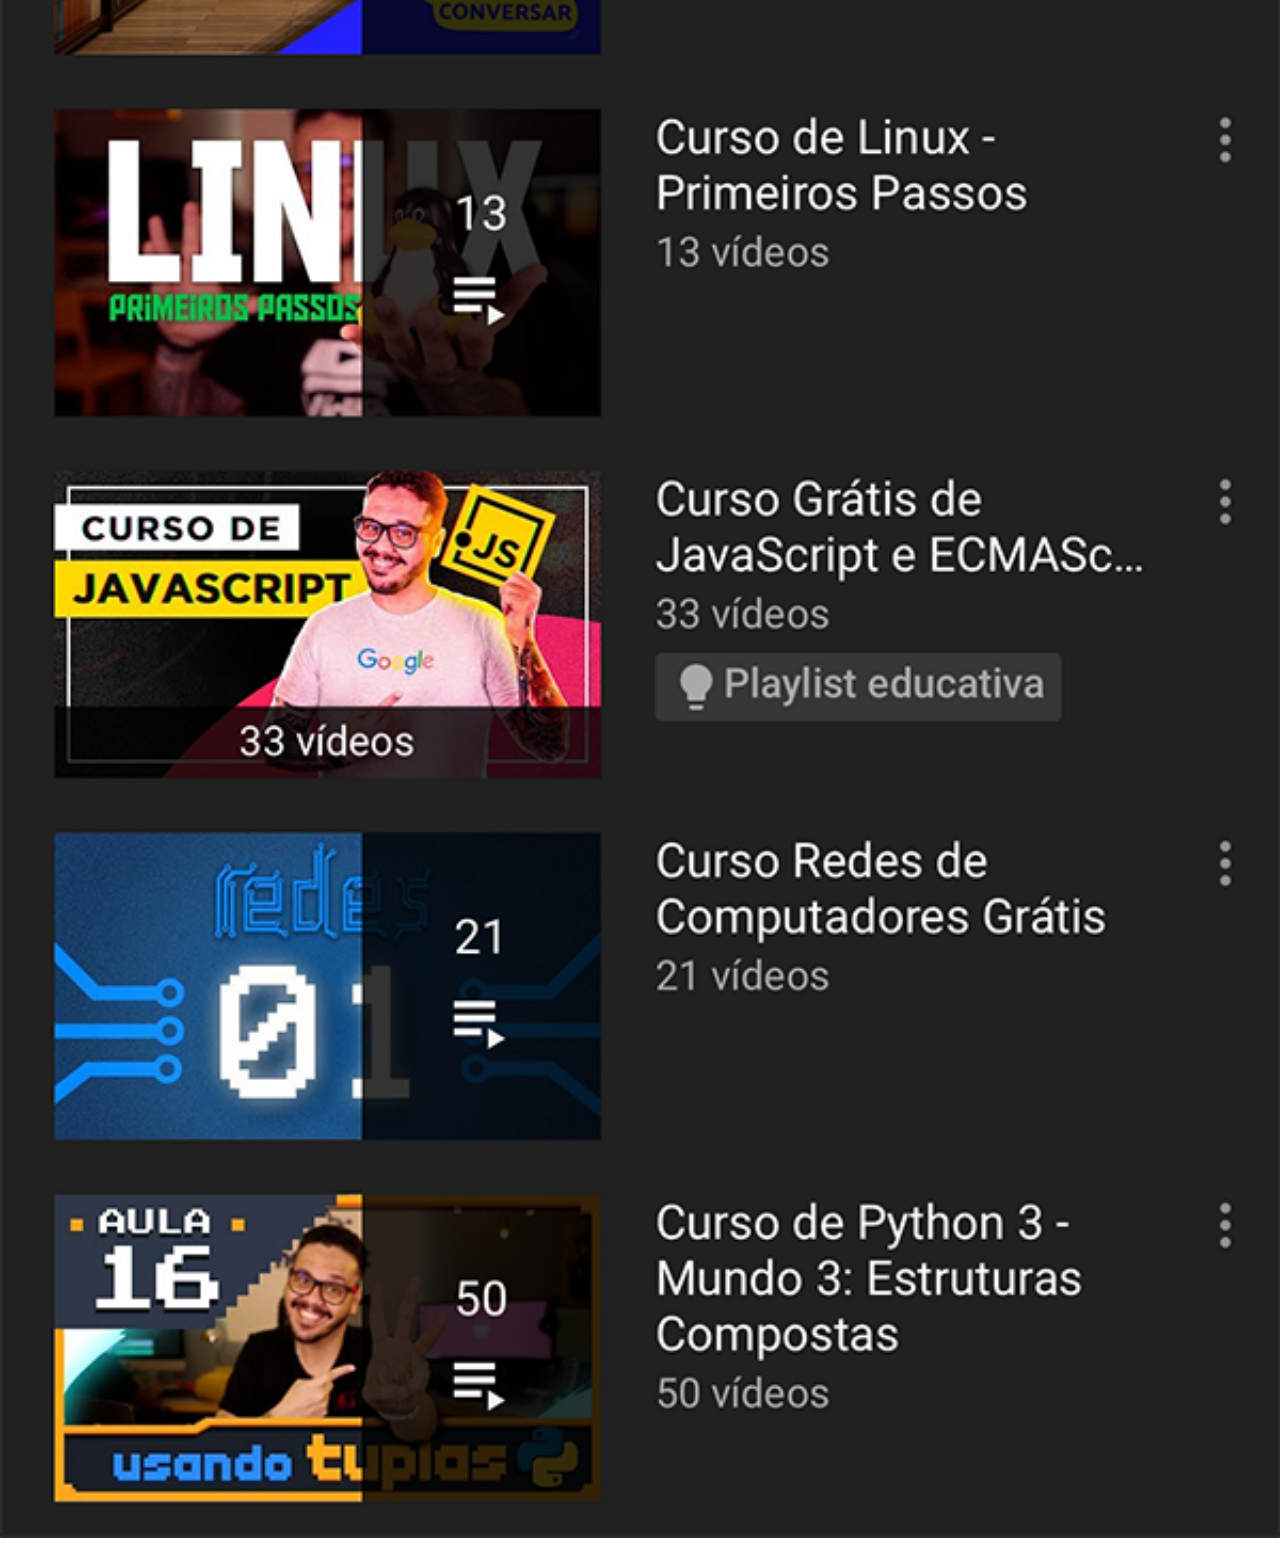
<file: youtube.html>
<!DOCTYPE html>
<html lang="pt-br">
<head>
    <meta charset="UTF-8">
    <meta http-equiv="X-UA-Compatible" content="IE=edge">
    <meta name="viewport" content="width=device-width, initial-scale=1.0">
    <title>youtube</title>
    <style>
        *{
            margin: 0px;
            padding: 0px;

        }
        ::-webkit-scrollbar{
            width: 0px;
            height: 0px;
        }
        img{
            width: 100vw;

        }
    </style>
</head>
<body>
    <img src="imagens/tela-youtube.png" alt="">
</body>
</html>
</file>
<file: css/style.css>
@charset "UTF-8";

*{
    margin: 0px;
    padding: 0px;
}
html, body{
    height: 100vh;
    position: relative;
    background-color: black;

}
body{
    background: url('../imagens/fundo-madeira.jpg') no-repeat top center;
    background-size: cover;
    background-attachment: fixed;
}

main{
    height: 100vh;
    position: 100vh;
}
section#telefone{
    position: absolute;
    top: 50%;
    left: 50%;
    transform: translate(-50%, -50%);

    height: 627px;
    width: 311px;
    background: url('../imagens/frame-iphone.png') no-repeat;
}
#tela {

    position: relative;
    background-size: cover;
    top: 78px;
    left: 21px;
    width: 270px;
    height: 473px;

}
#redes-sociais{
    text-align: right;
}
#redes-sociais img{
    width: 50px;
    margin: 10px;
    border-radius: 50%;
    box-shadow: 2px 2px 5px rgba(0, 0, 0, 0.533);
    box-sizing: border-box;

}
#redes-sociais img:hover{
    border: 2px solid rgba(255, 255, 255, 0.284);
}
</file>
